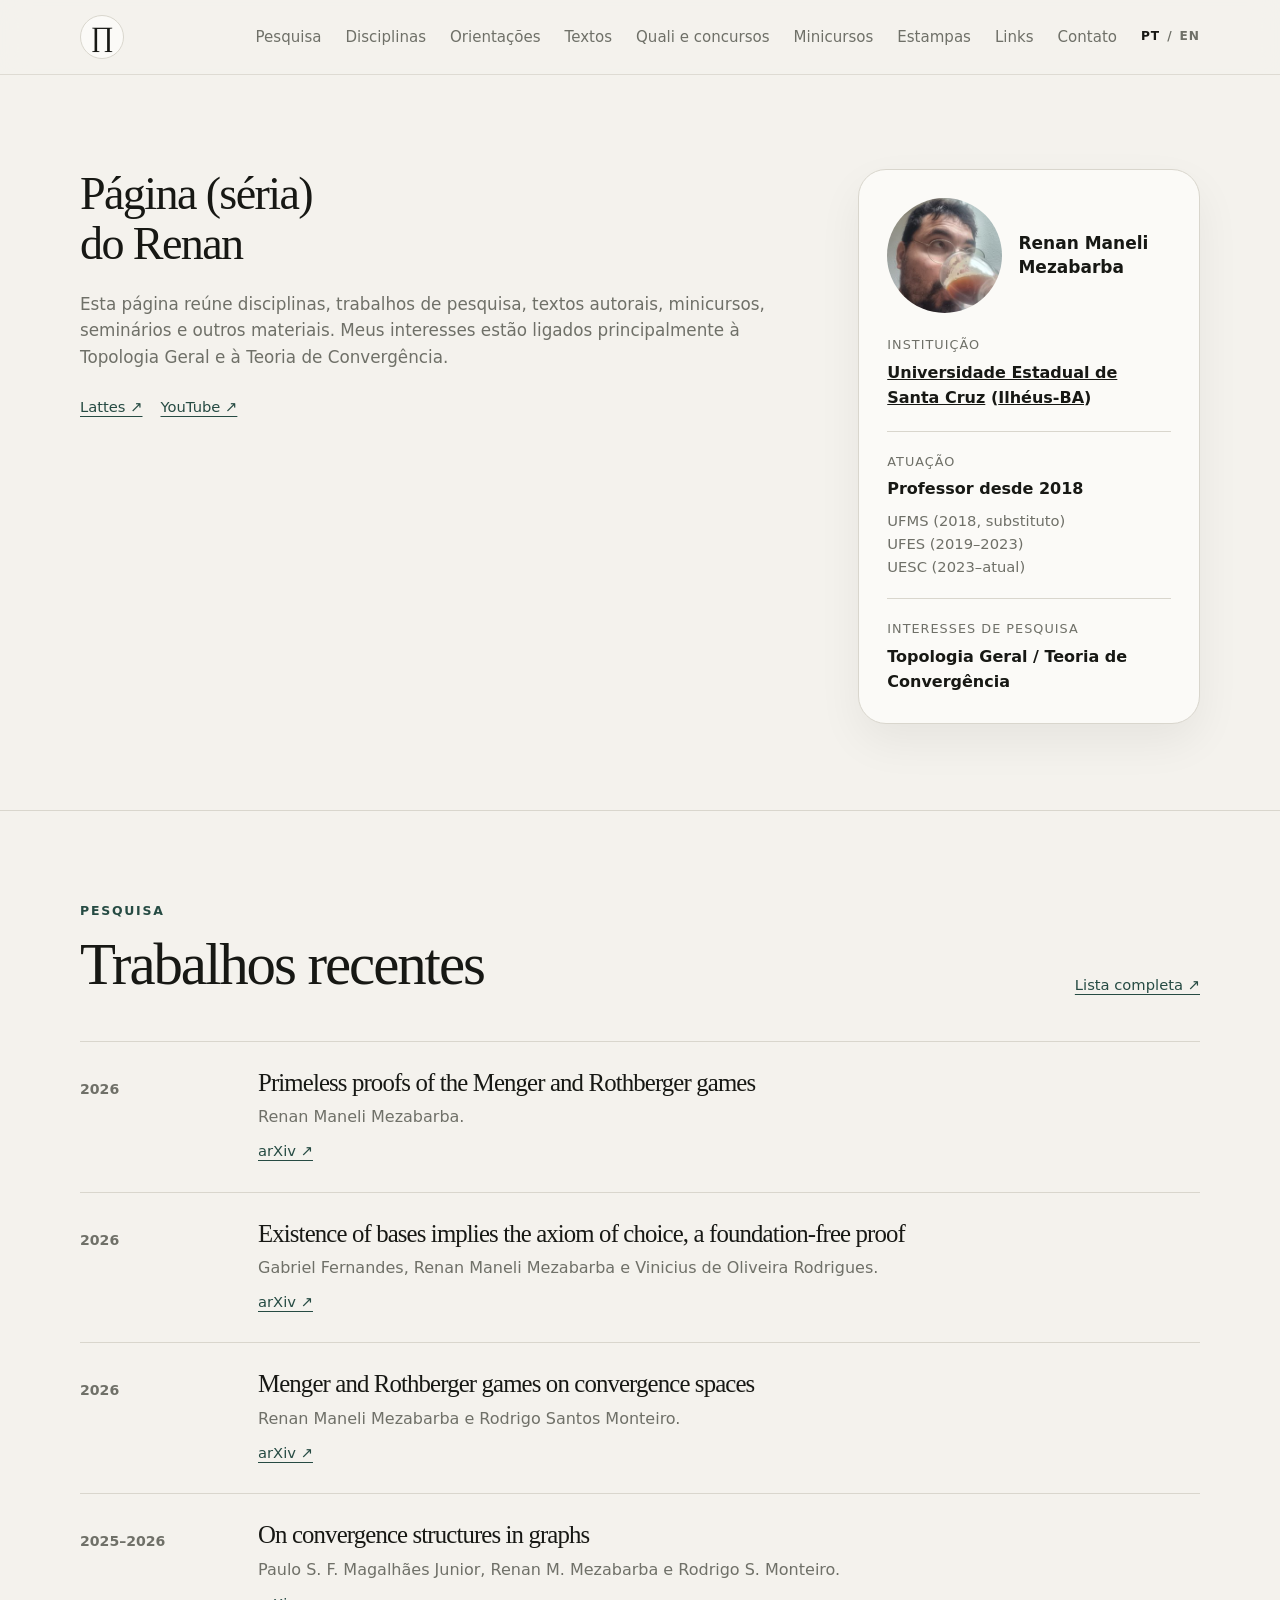
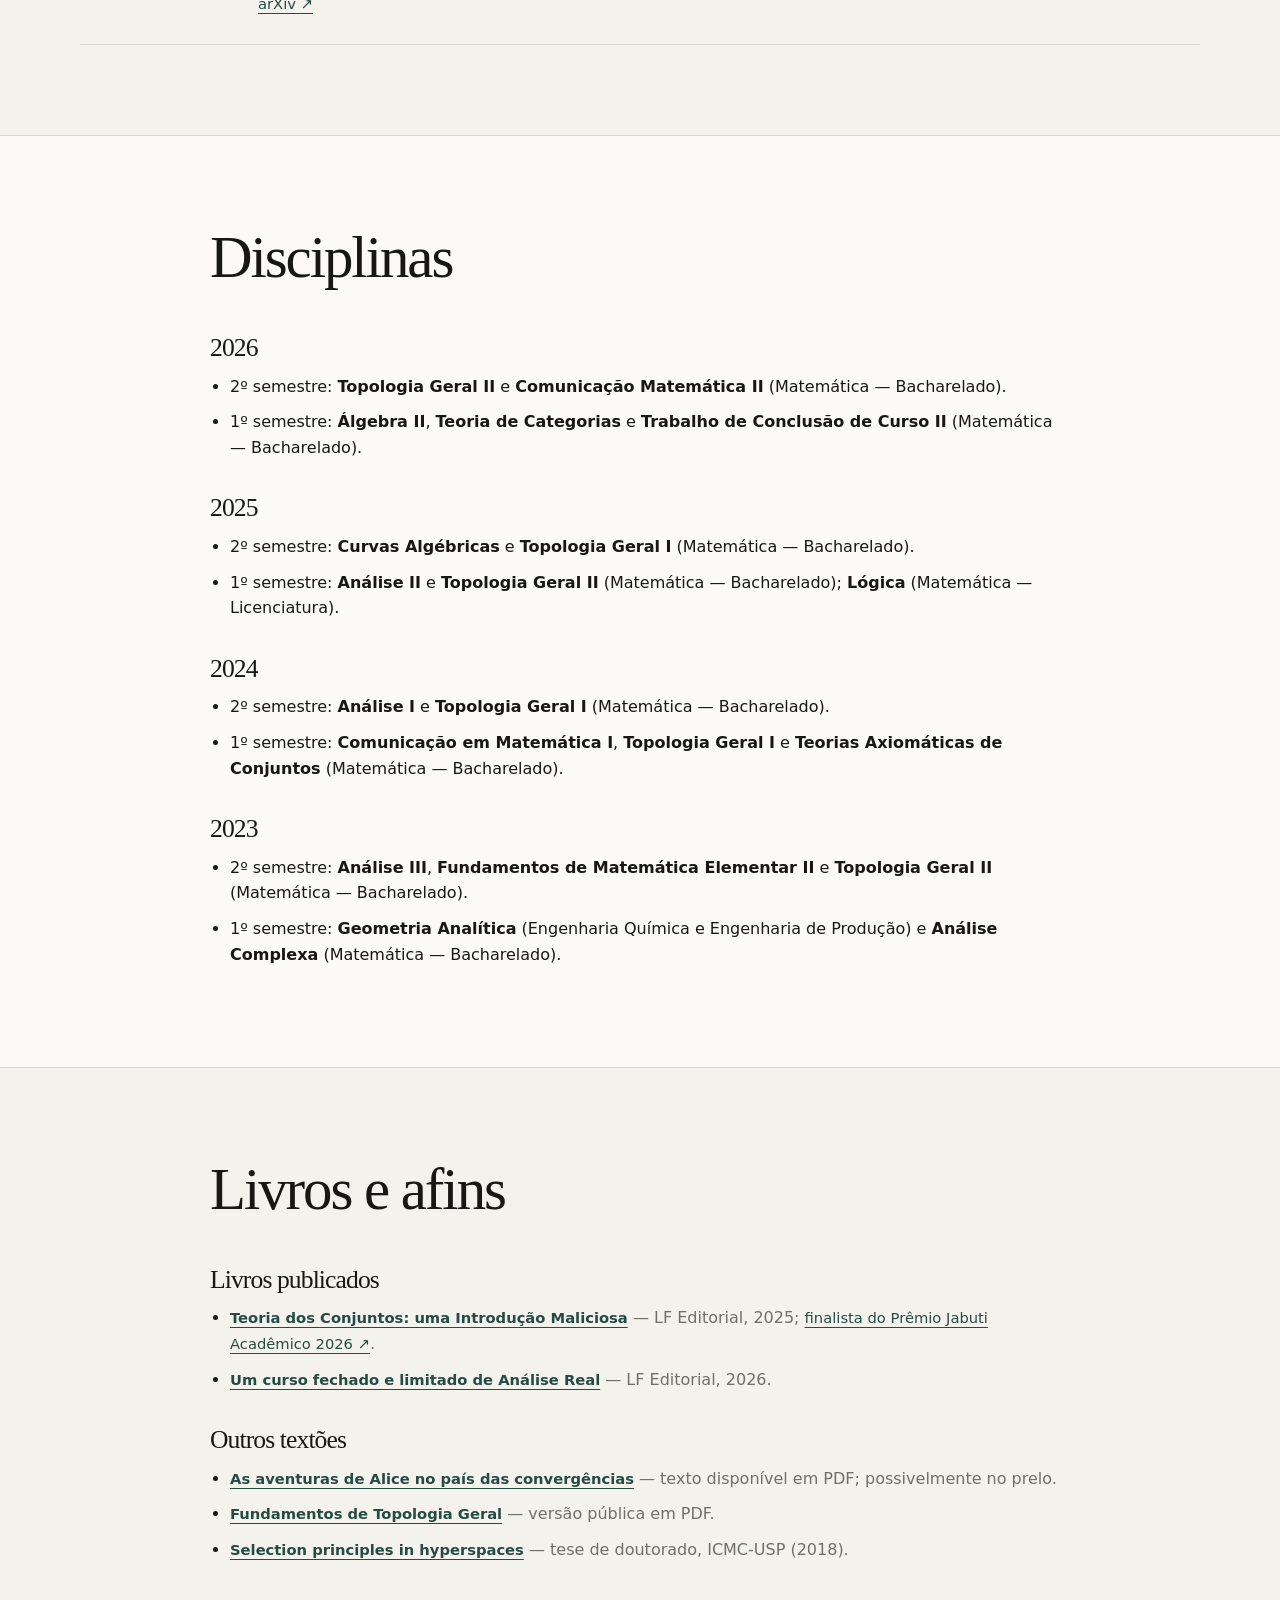
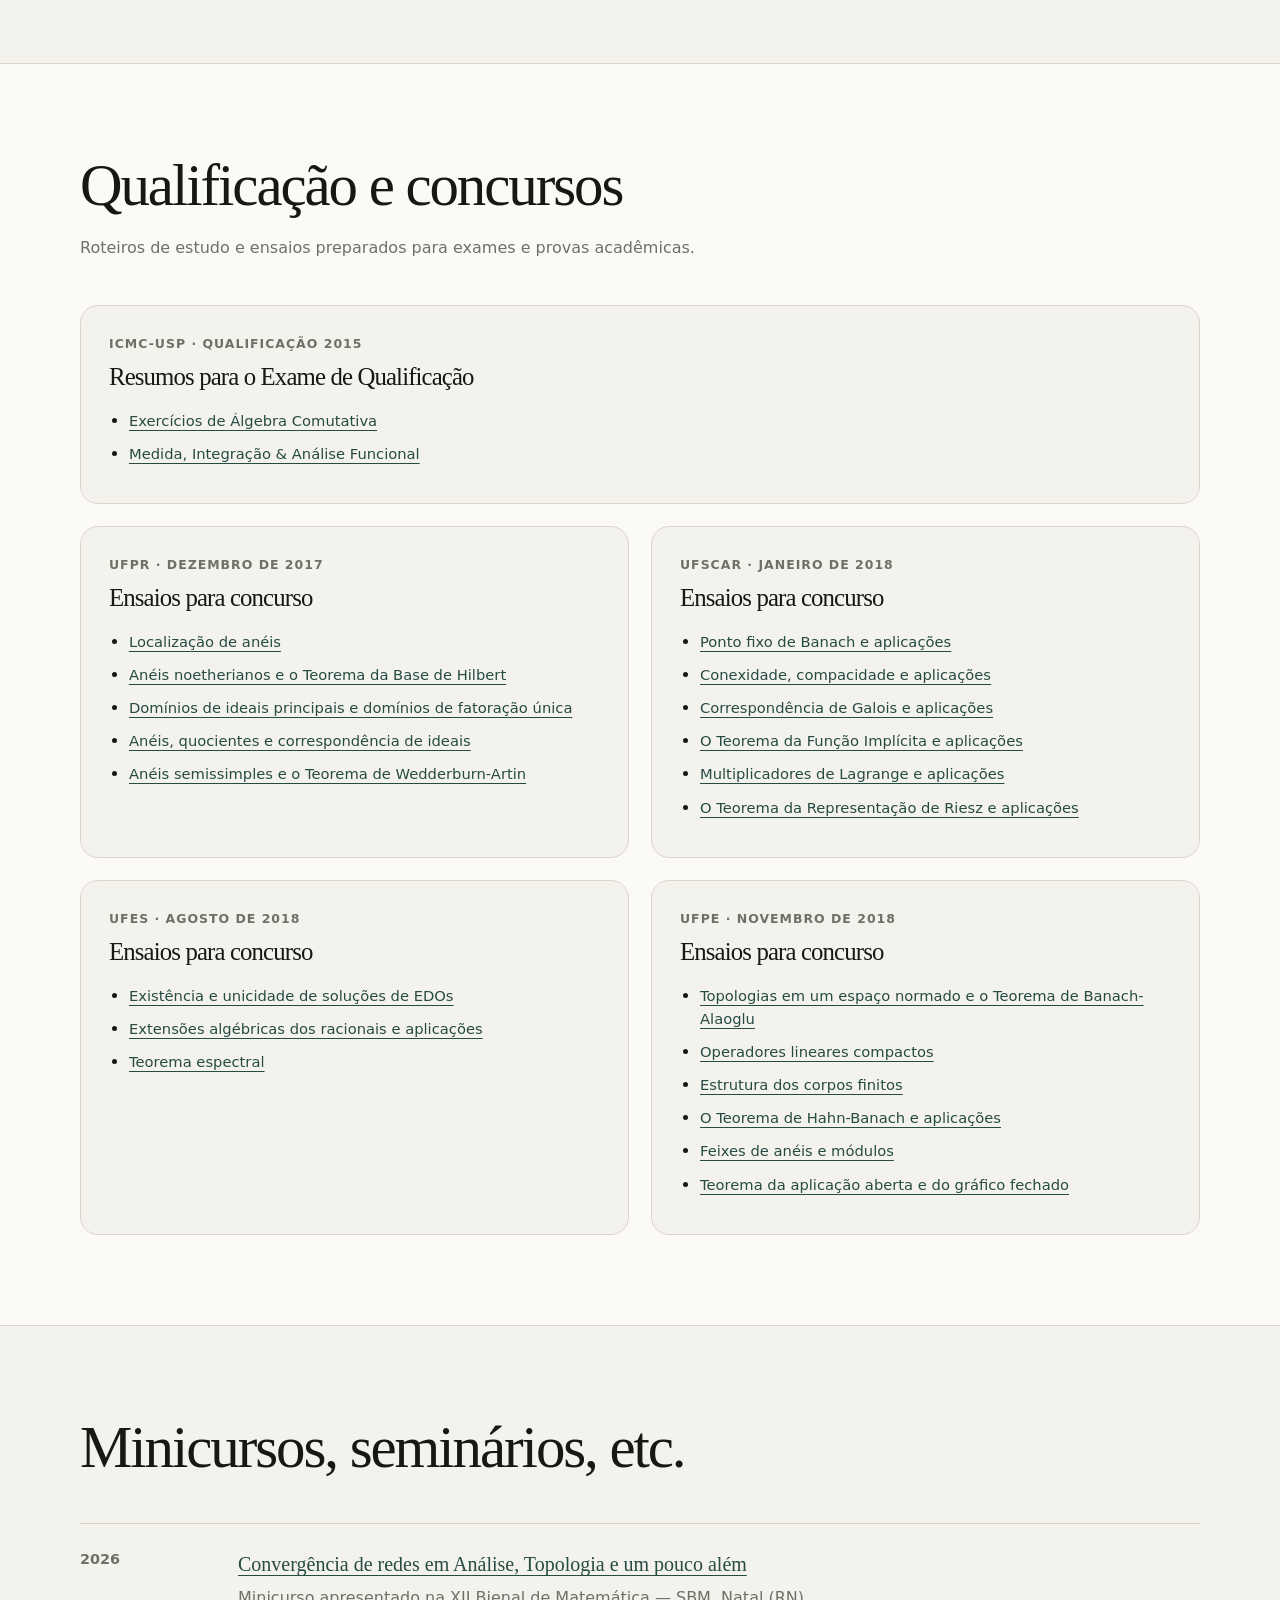
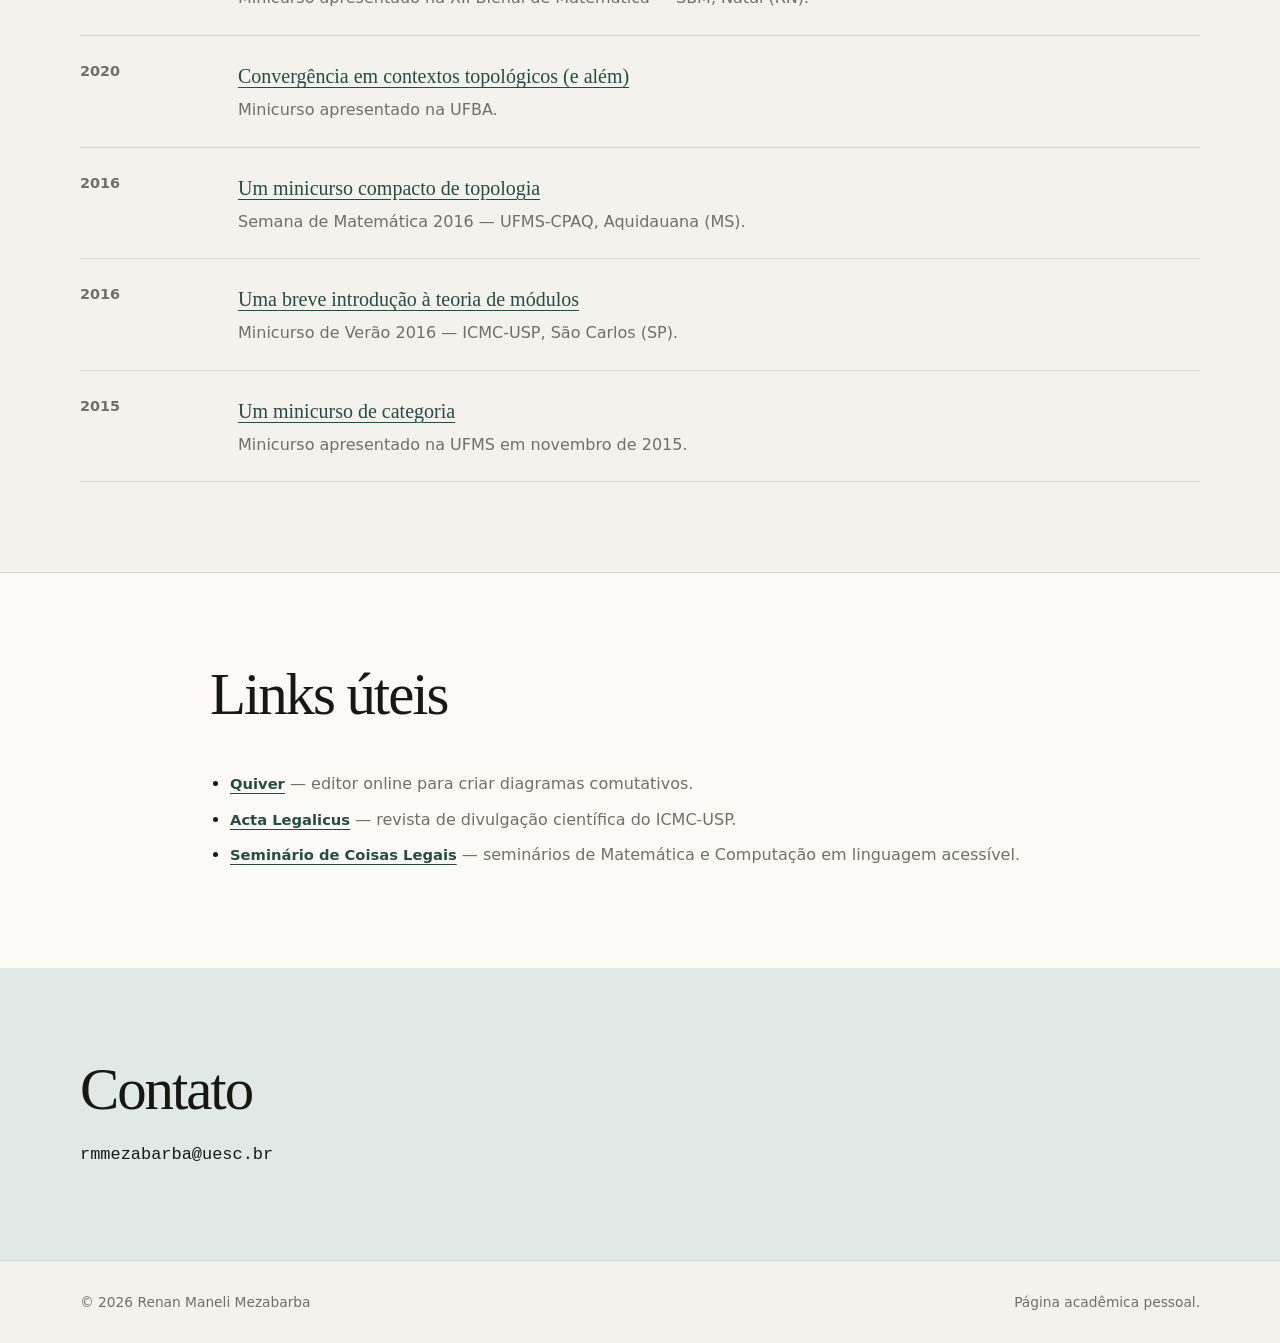
<file: index.html>
<!doctype html>
<html lang="pt-BR">
<head>
  <meta charset="utf-8">
  <meta name="viewport" content="width=device-width, initial-scale=1">
  <meta name="description" content="Página acadêmica de Renan Maneli Mezabarba — ensino, pesquisa, textos autorais, minicursos e outros materiais de Matemática.">
  <title>Página (séria) do Renan | Matemática</title>
  <link rel="alternate" hreflang="pt-BR" href="index.html">
  <link rel="alternate" hreflang="en" href="en.html">
  <link rel="stylesheet" href="styles.css">
  <script src="mobile-menu.js" defer></script>
  <link rel="icon" type="image/svg+xml" href="favicon.svg">
  <link rel="canonical" href="https://mezabarbarm.github.io/">
  <meta property="og:type" content="website">
  <meta property="og:site_name" content="Renan Maneli Mezabarba">
  <meta property="og:locale" content="pt_BR">
  <meta property="og:title" content="Página (séria) do Renan | Matemática">
  <meta property="og:description" content="Página acadêmica de Renan Maneli Mezabarba — ensino, pesquisa, textos autorais, minicursos e outros materiais de Matemática.">
  <meta property="og:url" content="https://mezabarbarm.github.io/">
  <meta property="og:image" content="https://mezabarbarm.github.io/renan-foto.jpg">
  <meta property="og:image:alt" content="Foto de Renan Maneli Mezabarba">
  <meta name="twitter:card" content="summary">
  <meta name="twitter:title" content="Página (séria) do Renan | Matemática">
  <meta name="twitter:description" content="Página acadêmica de Renan Maneli Mezabarba — ensino, pesquisa, textos autorais, minicursos e outros materiais de Matemática.">
  <meta name="twitter:image" content="https://mezabarbarm.github.io/renan-foto.jpg">
  <meta name="twitter:image:alt" content="Foto de Renan Maneli Mezabarba">
</head>
<body>
  <a class="skip-link" href="#main-content">Pular para o conteúdo</a>
  <header class="site-header">
    <div class="container header-inner">
      <a class="brand brand-product" href="index.html#inicio" aria-label="Ir para o início"><span aria-hidden="true">∏</span></a>
      <div class="header-actions">
        <nav class="nav" aria-label="Navegação principal">
          <a href="index.html#pesquisa">Pesquisa</a>
          <a href="index.html#ensino">Disciplinas</a>
          <a href="orientacoes.html">Orientações</a>
          <a href="index.html#materiais">Textos</a>
          <a href="index.html#qualificacao-concursos">Quali e concursos</a>
          <a href="index.html#minicursos">Minicursos</a>
          <a href="estampas.html">Estampas</a>
          <a href="index.html#links">Links</a>
          <a href="index.html#contato">Contato</a>
        </nav>
        <details class="mobile-menu">
          <summary aria-label="Abrir menu de navegação">Menu</summary>
          <nav class="mobile-nav" aria-label="Navegação móvel">
            <a href="index.html#pesquisa">Pesquisa</a>
            <a href="index.html#ensino">Disciplinas</a>
            <a href="orientacoes.html">Orientações</a>
            <a href="index.html#materiais">Textos</a>
            <a href="index.html#qualificacao-concursos">Quali e concursos</a>
            <a href="index.html#minicursos">Minicursos</a>
            <a href="estampas.html">Estampas</a>
            <a href="index.html#links">Links</a>
            <a href="index.html#contato">Contato</a>
          </nav>
        </details>
        <nav class="language-switch" aria-label="Idioma">
          <span aria-current="page">PT</span>
          <span aria-hidden="true">/</span>
          <a href="en.html" lang="en" hreflang="en" aria-label="English version">EN</a>
        </nav>
      </div>
    </div>
  </header>

  <main id="main-content" tabindex="-1">
    <section class="hero" id="inicio">
      <div class="container hero-grid">
        <div>
          <h1>Página (séria)<br>do Renan</h1>
          <p class="intro">
            Esta página reúne disciplinas, trabalhos de pesquisa, textos autorais,
            minicursos, seminários e outros materiais. Meus interesses estão ligados
            principalmente à Topologia Geral e à Teoria de Convergência.
          </p>
          <div class="social-links" aria-label="Links externos">
            <a href="http://lattes.cnpq.br/6964574819360293" target="_blank" rel="noreferrer">Lattes ↗</a>
            <a href="https://www.youtube.com/user/rmmezabarba" target="_blank" rel="noreferrer">YouTube ↗</a>
          </div>
        </div>

        <aside class="profile-card" aria-label="Resumo">
          <div class="profile-identity">
            <img class="profile-photo" src="renan-foto.jpg" alt="Foto de Renan Maneli Mezabarba" width="118" height="118">
            <p class="profile-name">Renan Maneli Mezabarba</p>
          </div>
          <div>
            <p class="profile-label">Instituição</p>
            <p class="profile-value"><a href="https://www.uesc.br/" target="_blank" rel="noreferrer">Universidade Estadual de Santa Cruz</a> (<a href="https://www.google.com/search?tbm=isch&amp;q=Ilh%C3%A9us+Bahia" target="_blank" rel="noreferrer">Ilhéus-BA</a>)</p>
          </div>
          <div class="profile-rule"></div>
          <div>
            <p class="profile-label">Atuação</p>
            <p class="profile-value">Professor desde 2018</p>
            <p class="profile-detail">
              UFMS (2018, substituto)<br>
              UFES (2019–2023)<br>
              UESC (2023–atual)
            </p>
          </div>
          <div class="profile-rule"></div>
          <div>
            <p class="profile-label">Interesses de pesquisa</p>
            <p class="profile-value">Topologia Geral / Teoria de Convergência</p>
          </div>
        </aside>
      </div>
    </section>

    <section class="section" id="pesquisa">
      <div class="container">
        <div class="section-heading">
          <div>
            <p class="eyebrow">Pesquisa</p>
            <h2>Trabalhos recentes</h2>
          </div>
          <a class="text-link" href="pesquisa.html">Lista completa ↗</a>
        </div>

        <div class="publication-list">
          <article class="publication">
            <p class="publication-year">2026</p>
            <div>
              <h3>Primeless proofs of the Menger and Rothberger games</h3>
              <p>Renan Maneli Mezabarba.</p>
              <a href="https://arxiv.org/abs/2609.28780" target="_blank" rel="noopener noreferrer">arXiv ↗</a>
            </div>
          </article>

          <article class="publication">
            <p class="publication-year">2026</p>
            <div>
              <h3>Existence of bases implies the axiom of choice, a foundation-free proof</h3>
              <p>Gabriel Fernandes, Renan Maneli Mezabarba e Vinicius de Oliveira Rodrigues.</p>
              <a href="https://arxiv.org/abs/2609.20140" target="_blank" rel="noopener noreferrer">arXiv ↗</a>
            </div>
          </article>

          <article class="publication">
            <p class="publication-year">2026</p>
            <div>
              <h3>Menger and Rothberger games on convergence spaces</h3>
              <p>Renan Maneli Mezabarba e Rodrigo Santos Monteiro.</p>
              <a href="https://arxiv.org/abs/2608.22600" target="_blank" rel="noreferrer">arXiv ↗</a>
            </div>
          </article>

          <article class="publication">
            <p class="publication-year">2025–2026</p>
            <div>
              <h3>On convergence structures in graphs</h3>
              <p>Paulo S. F. Magalhães Junior, Renan M. Mezabarba e Rodrigo S. Monteiro.</p>
              <a href="https://arxiv.org/abs/2510.06336" target="_blank" rel="noreferrer">arXiv ↗</a>
            </div>
          </article>
        </div>
      </div>
    </section>

    <section class="section alt" id="ensino">
      <div class="container narrow">
        <div class="section-heading section-heading-single">
          <div>
            <h2>Disciplinas</h2>
          </div>
        </div>

        <div class="year-block">
          <h3>2026</h3>
          <ul class="bullet-list">
            <li>2º semestre: <strong>Topologia Geral II</strong> e <strong>Comunicação Matemática II</strong> (Matemática — Bacharelado).</li>
            <li>1º semestre: <strong>Álgebra II</strong>, <strong>Teoria de Categorias</strong> e <strong>Trabalho de Conclusão de Curso II</strong> (Matemática — Bacharelado).</li>
          </ul>
        </div>

        <div class="year-block">
          <h3>2025</h3>
          <ul class="bullet-list">
            <li>2º semestre: <strong>Curvas Algébricas</strong> e <strong>Topologia Geral I</strong> (Matemática — Bacharelado).</li>
            <li>1º semestre: <strong>Análise II</strong> e <strong>Topologia Geral II</strong> (Matemática — Bacharelado); <strong>Lógica</strong> (Matemática — Licenciatura).</li>
          </ul>
        </div>

        <div class="year-block">
          <h3>2024</h3>
          <ul class="bullet-list">
            <li>2º semestre: <strong>Análise I</strong> e <strong>Topologia Geral I</strong> (Matemática — Bacharelado).</li>
            <li>1º semestre: <strong>Comunicação em Matemática I</strong>, <strong>Topologia Geral I</strong> e <strong>Teorias Axiomáticas de Conjuntos</strong> (Matemática — Bacharelado).</li>
          </ul>
        </div>

        <div class="year-block">
          <h3>2023</h3>
          <ul class="bullet-list">
            <li>2º semestre: <strong>Análise III</strong>, <strong>Fundamentos de Matemática Elementar II</strong> e <strong>Topologia Geral II</strong> (Matemática — Bacharelado).</li>
            <li>1º semestre: <strong>Geometria Analítica</strong> (Engenharia Química e Engenharia de Produção) e <strong>Análise Complexa</strong> (Matemática — Bacharelado).</li>
          </ul>
        </div>
      </div>
    </section>

    <section class="section" id="materiais">
      <div class="container narrow">
        <div class="section-heading section-heading-single">
          <div>
            <h2>Livros e afins</h2>
          </div>
        </div>

        <div class="resource-group">
          <h3>Livros publicados</h3>
          <ul class="resource-list">
            <li>
              <a href="https://lfeditorial.com.br/produto/teoria-dos-conjuntos-uma-introducao-maliciosa-textuniversitarios-26/" target="_blank" rel="noreferrer"><strong>Teoria dos Conjuntos: uma Introdução Maliciosa</strong></a>
              <span> — LF Editorial, 2025; <a href="https://www.premiojabuti.com.br/academico/5-finalistas-academico/?eixo=561a81b4-e678-ee11-8179-002248de66c1&amp;categoria=e016c83b-dd9d-ee11-a569-0022483606e7" target="_blank" rel="noreferrer">finalista do Prêmio Jabuti Acadêmico 2026 ↗</a>.</span>
            </li>
            <li>
              <a href="https://lfeditorial.com.br/produto/um-curso-fechado-e-limitado-de-analise-real-textuniversitarios-44/" target="_blank" rel="noopener noreferrer"><strong>Um curso fechado e limitado de Análise Real</strong></a>
              <span> — LF Editorial, 2026.</span>
            </li>
          </ul>
        </div>

        <div class="resource-group">
          <h3>Outros textões</h3>
          <ul class="resource-list">
            <li>
              <a href="https://raw.githack.com/mezabarbarm/Fund_Top_Geral/main/AliceBook.pdf" target="_blank" rel="noopener noreferrer"><strong>As aventuras de Alice no país das convergências</strong></a>
              <span> — texto disponível em PDF; possivelmente no prelo.</span>
            </li>
            <li>
              <a href="https://cdn.jsdelivr.net/gh/mezabarbarm/Fund_Top_Geral@main/Curso.pdf" target="_blank" rel="noopener noreferrer"><strong>Fundamentos de Topologia Geral</strong></a>
              <span> — versão pública em PDF.</span>
            </li>
            <li>
              <a href="https://teses.usp.br/teses/disponiveis/55/55135/tde-10102018-144937/publico/RenanManeliMezabarba_revisada.pdf" target="_blank" rel="noopener noreferrer"><strong>Selection principles in hyperspaces</strong></a>
              <span> — tese de doutorado, ICMC-USP (2018).</span>
            </li>
          </ul>
        </div>
      </div>
    </section>

    <section class="section alt" id="qualificacao-concursos">
      <div class="container">
        <div class="section-heading section-heading-single">
          <div>
            <h2>Qualificação e concursos</h2>
            <p class="section-description">Roteiros de estudo e ensaios preparados para exames e provas acadêmicas.</p>
          </div>
        </div>

        <div class="text-card-grid">
          <article class="text-card text-card-wide">
            <p class="text-card-kicker">ICMC-USP · Qualificação 2015</p>
            <h3>Resumos para o Exame de Qualificação</h3>
            <ul class="resource-list">
              <li><a href="pdfs/quali-concursos/quali-2015-algebra-comutativa.pdf" target="_blank" rel="noopener noreferrer">Exercícios de Álgebra Comutativa</a></li>
              <li><a href="pdfs/quali-concursos/quali-2015-medida-e-analise.pdf" target="_blank" rel="noopener noreferrer">Medida, Integração &amp; Análise Funcional</a></li>
            </ul>
          </article>

          <article class="text-card">
            <p class="text-card-kicker">UFPR · dezembro de 2017</p>
            <h3>Ensaios para concurso</h3>
            <ul class="resource-list">
              <li><a href="pdfs/quali-concursos/ufpr-2017-localizacao.pdf" target="_blank" rel="noopener noreferrer">Localização de anéis</a></li>
              <li><a href="pdfs/quali-concursos/ufpr-2017-aneis-modulos-noetherianos.pdf" target="_blank" rel="noopener noreferrer">Anéis noetherianos e o Teorema da Base de Hilbert</a></li>
              <li><a href="pdfs/quali-concursos/ufpr-2017-pid-ufd.pdf" target="_blank" rel="noopener noreferrer">Domínios de ideais principais e domínios de fatoração única</a></li>
              <li><a href="pdfs/quali-concursos/ufpr-2017-aneis-ideais.pdf" target="_blank" rel="noopener noreferrer">Anéis, quocientes e correspondência de ideais</a></li>
              <li><a href="pdfs/quali-concursos/ufpr-2017-wedderburn-artin.pdf" target="_blank" rel="noopener noreferrer">Anéis semissimples e o Teorema de Wedderburn-Artin</a></li>
            </ul>
          </article>

          <article class="text-card">
            <p class="text-card-kicker">UFSCar · janeiro de 2018</p>
            <h3>Ensaios para concurso</h3>
            <ul class="resource-list">
              <li><a href="pdfs/quali-concursos/ufscar-2018-ponto-fixo-banach.pdf" target="_blank" rel="noopener noreferrer">Ponto fixo de Banach e aplicações</a></li>
              <li><a href="pdfs/quali-concursos/ufscar-2018-compacidade-conexidade.pdf" target="_blank" rel="noopener noreferrer">Conexidade, compacidade e aplicações</a></li>
              <li><a href="pdfs/quali-concursos/ufscar-2018-correspondencia-galois.pdf" target="_blank" rel="noopener noreferrer">Correspondência de Galois e aplicações</a></li>
              <li><a href="pdfs/quali-concursos/ufscar-2018-funcao-implicita.pdf" target="_blank" rel="noopener noreferrer">O Teorema da Função Implícita e aplicações</a></li>
              <li><a href="pdfs/quali-concursos/ufscar-2018-multiplicadores-lagrange.pdf" target="_blank" rel="noopener noreferrer">Multiplicadores de Lagrange e aplicações</a></li>
              <li><a href="pdfs/quali-concursos/ufscar-2018-representacao-riesz.pdf" target="_blank" rel="noopener noreferrer">O Teorema da Representação de Riesz e aplicações</a></li>
            </ul>
          </article>

          <article class="text-card">
            <p class="text-card-kicker">UFES · agosto de 2018</p>
            <h3>Ensaios para concurso</h3>
            <ul class="resource-list">
              <li><a href="pdfs/quali-concursos/ufes-2018-existencia-solucao-edos.pdf" target="_blank" rel="noopener noreferrer">Existência e unicidade de soluções de EDOs</a></li>
              <li><a href="pdfs/quali-concursos/ufes-2018-extensoes-algebricas-racionais.pdf" target="_blank" rel="noopener noreferrer">Extensões algébricas dos racionais e aplicações</a></li>
              <li><a href="pdfs/quali-concursos/ufes-2018-teorema-espectral.pdf" target="_blank" rel="noopener noreferrer">Teorema espectral</a></li>
            </ul>
          </article>

          <article class="text-card">
            <p class="text-card-kicker">UFPE · novembro de 2018</p>
            <h3>Ensaios para concurso</h3>
            <ul class="resource-list">
              <li><a href="pdfs/quali-concursos/ufpe-2018-banach-alaoglu.pdf" target="_blank" rel="noopener noreferrer">Topologias em um espaço normado e o Teorema de Banach-Alaoglu</a></li>
              <li><a href="pdfs/quali-concursos/ufpe-2018-operadores-lineares-compactos.pdf" target="_blank" rel="noopener noreferrer">Operadores lineares compactos</a></li>
              <li><a href="pdfs/quali-concursos/ufpe-2018-corpos-finitos.pdf" target="_blank" rel="noopener noreferrer">Estrutura dos corpos finitos</a></li>
              <li><a href="pdfs/quali-concursos/ufpe-2018-hahn-banach.pdf" target="_blank" rel="noopener noreferrer">O Teorema de Hahn-Banach e aplicações</a></li>
              <li><a href="pdfs/quali-concursos/ufpe-2018-feixes-aneis-modulos.pdf" target="_blank" rel="noopener noreferrer">Feixes de anéis e módulos</a></li>
              <li><a href="pdfs/quali-concursos/ufpe-2018-aplicacao-aberta-grafico-fechado.pdf" target="_blank" rel="noopener noreferrer">Teorema da aplicação aberta e do gráfico fechado</a></li>
            </ul>
          </article>
        </div>
      </div>
    </section>

    <section class="section" id="minicursos">
      <div class="container">
        <div class="section-heading section-heading-single">
          <div>
            <h2>Minicursos, seminários, etc.</h2>
          </div>
        </div>

        <div class="timeline">
          <div class="timeline-item">
            <span>2026</span>
            <div>
              <a href="https://cdn.jsdelivr.net/gh/mezabarbarm/Fund_Top_Geral@main/Bienal2026_corrigido.pdf" target="_blank" rel="noopener noreferrer"><strong>Convergência de redes em Análise, Topologia e um pouco além</strong></a>
              <p>Minicurso apresentado na XII Bienal de Matemática — SBM, Natal (RN).</p>
            </div>
          </div>
          <div class="timeline-item">
            <span>2020</span>
            <div>
              <a href="Provis%C3%B3rio-Sitge/Converg%C3%AAncia_UFBA_2020.pdf" target="_blank" rel="noopener noreferrer"><strong>Convergência em contextos topológicos (e além)</strong></a>
              <p>Minicurso apresentado na UFBA.</p>
            </div>
          </div>
          <div class="timeline-item">
            <span>2016</span>
            <div>
              <a href="Provis%C3%B3rio-Sitge/Minicurso%20de%20Topologia%20%28UFMS-2016%29.pdf" target="_blank" rel="noopener noreferrer"><strong>Um minicurso compacto de topologia</strong></a>
              <p>Semana de Matemática 2016 — UFMS-CPAQ, Aquidauana (MS).</p>
            </div>
          </div>
          <div class="timeline-item">
            <span>2016</span>
            <div>
              <a href="Provis%C3%B3rio-Sitge/M%C3%B3dulos_VeraoICMC2016.pdf" target="_blank" rel="noopener noreferrer"><strong>Uma breve introdução à teoria de módulos</strong></a>
              <p>Minicurso de Verão 2016 — ICMC-USP, São Carlos (SP).</p>
            </div>
          </div>
          <div class="timeline-item">
            <span>2015</span>
            <div>
              <a href="Provis%C3%B3rio-Sitge/Categorias_UFMS_2015.pdf" target="_blank" rel="noopener noreferrer"><strong>Um minicurso de categoria</strong></a>
              <p>Minicurso apresentado na UFMS em novembro de 2015.</p>
            </div>
          </div>
        </div>
      </div>
    </section>

    <section class="section alt" id="links">
      <div class="container narrow">
        <div class="section-heading section-heading-single">
          <div>
            <h2>Links úteis</h2>
          </div>
        </div>

        <ul class="resource-list">
          <li>
            <a href="https://q.uiver.app/" target="_blank" rel="noopener noreferrer"><strong>Quiver</strong></a>
            <span> — editor online para criar diagramas comutativos.</span>
          </li>
          <li>
            <a href="https://www.cemeai.icmc.usp.br/actalegalicus/" target="_blank" rel="noopener noreferrer"><strong>Acta Legalicus</strong></a>
            <span> — revista de divulgação científica do ICMC-USP.</span>
          </li>
          <li>
            <a href="https://sites.google.com/icmc.usp.br/legal" target="_blank" rel="noopener noreferrer"><strong>Seminário de Coisas Legais</strong></a>
            <span> — seminários de Matemática e Computação em linguagem acessível.</span>
          </li>
        </ul>
      </div>
    </section>

    <section class="contact" id="contato">
      <div class="container contact-inner simple-contact">
        <div>
          <h2>Contato</h2>
          <p class="contact-copyable">rmmezabarba@uesc.br</p>
        </div>
      </div>
    </section>
  </main>

  <footer class="footer">
    <div class="container footer-inner">
      <p>© 2026 Renan Maneli Mezabarba</p>
      <p>Página acadêmica pessoal.</p>
    </div>
  </footer>
</body>
</html>
</file>
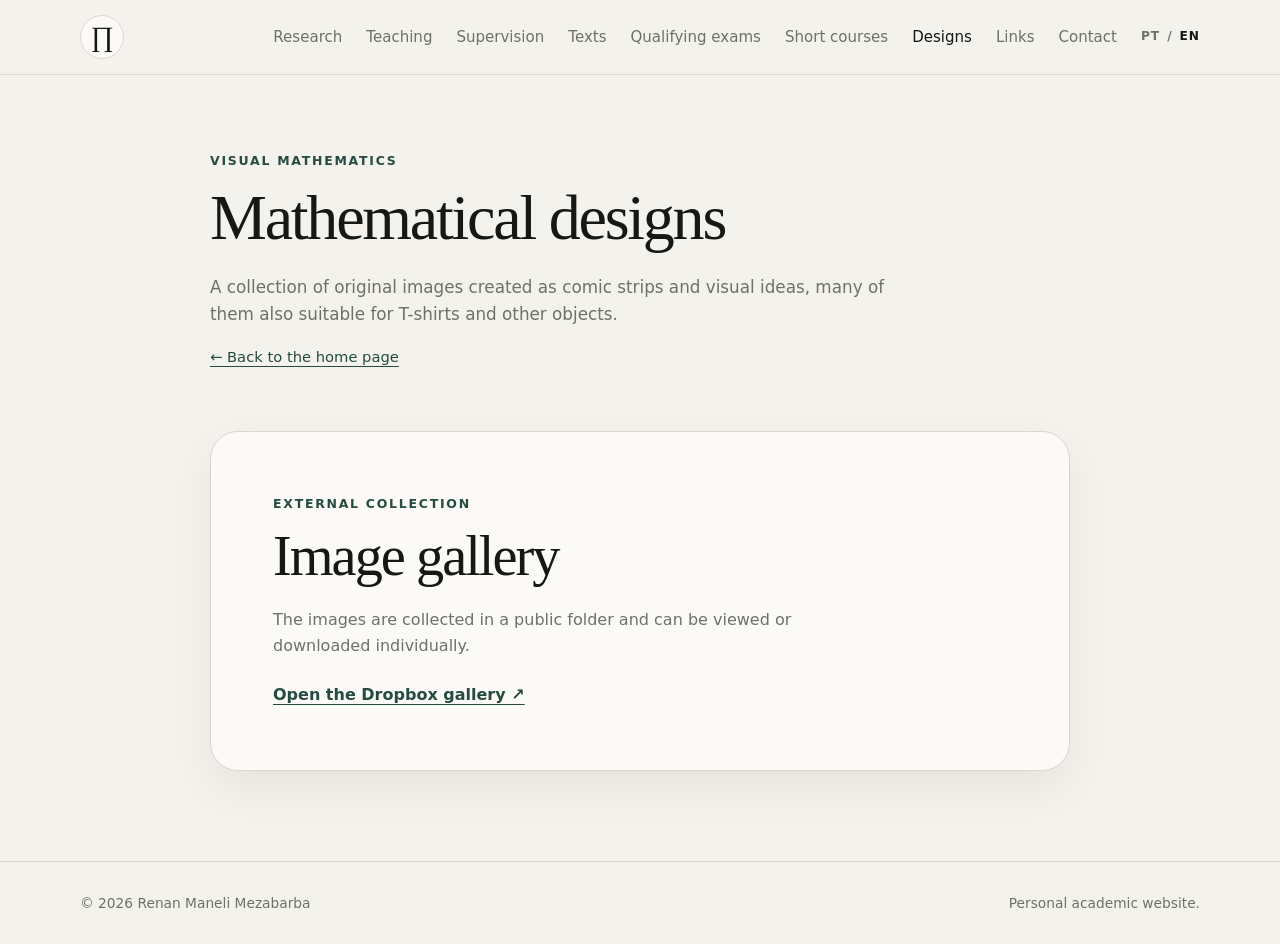
<file: designs.html>
<!doctype html>
<html lang="en">
<head>
  <meta charset="utf-8">
  <meta name="viewport" content="width=device-width, initial-scale=1">
  <meta name="description" content="Gallery of mathematical images created by Renan Maneli Mezabarba for T-shirts, comic strips, and other uses.">
  <title>Mathematical designs | Renan Maneli Mezabarba</title>
  <link rel="alternate" hreflang="pt-BR" href="estampas.html">
  <link rel="alternate" hreflang="en" href="designs.html">
  <link rel="stylesheet" href="styles.css">
  <script src="mobile-menu.js" defer></script>
  <link rel="icon" type="image/svg+xml" href="favicon.svg">
  <link rel="canonical" href="https://mezabarbarm.github.io/designs.html">
  <meta property="og:type" content="website">
  <meta property="og:site_name" content="Renan Maneli Mezabarba">
  <meta property="og:locale" content="en_US">
  <meta property="og:title" content="Mathematical designs | Renan Maneli Mezabarba">
  <meta property="og:description" content="Gallery of mathematical images created by Renan Maneli Mezabarba for T-shirts, comic strips, and other uses.">
  <meta property="og:url" content="https://mezabarbarm.github.io/designs.html">
  <meta property="og:image" content="https://mezabarbarm.github.io/renan-foto.jpg">
  <meta property="og:image:alt" content="Photograph of Renan Maneli Mezabarba">
  <meta name="twitter:card" content="summary">
  <meta name="twitter:title" content="Mathematical designs | Renan Maneli Mezabarba">
  <meta name="twitter:description" content="Gallery of mathematical images created by Renan Maneli Mezabarba for T-shirts, comic strips, and other uses.">
  <meta name="twitter:image" content="https://mezabarbarm.github.io/renan-foto.jpg">
  <meta name="twitter:image:alt" content="Photograph of Renan Maneli Mezabarba">
</head>
<body>
  <a class="skip-link" href="#main-content">Skip to content</a>
  <header class="site-header">
    <div class="container header-inner">
      <a class="brand brand-product" href="en.html" aria-label="Back to the home page"><span aria-hidden="true">∏</span></a>
      <div class="header-actions">
        <nav class="nav" aria-label="Main navigation">
          <a href="en.html#research">Research</a>
          <a href="en.html#teaching">Teaching</a>
          <a href="supervised-works.html">Supervision</a>
          <a href="en.html#texts">Texts</a>
          <a href="en.html#qualifying-exams">Qualifying exams</a>
          <a href="en.html#short-courses">Short courses</a>
          <a href="designs.html" aria-current="page">Designs</a>
          <a href="en.html#useful-links">Links</a>
          <a href="en.html#contact">Contact</a>
        </nav>
        <details class="mobile-menu">
          <summary aria-label="Open navigation menu">Menu</summary>
          <nav class="mobile-nav" aria-label="Mobile navigation">
            <a href="en.html#research">Research</a>
            <a href="en.html#teaching">Teaching</a>
            <a href="supervised-works.html">Supervision</a>
            <a href="en.html#texts">Texts</a>
            <a href="en.html#qualifying-exams">Qualifying exams</a>
            <a href="en.html#short-courses">Short courses</a>
            <a href="designs.html" aria-current="page">Designs</a>
            <a href="en.html#useful-links">Links</a>
            <a href="en.html#contact">Contact</a>
          </nav>
        </details>
        <nav class="language-switch" aria-label="Language">
          <a href="estampas.html" lang="pt-BR" hreflang="pt-BR" aria-label="Versão em português">PT</a>
          <span aria-hidden="true">/</span>
          <span aria-current="page">EN</span>
        </nav>
      </div>
    </div>
  </header>

  <main id="main-content" tabindex="-1">
    <section class="page-intro">
      <div class="container narrow">
        <p class="eyebrow">Visual mathematics</p>
        <h1 class="page-title">Mathematical designs</h1>
        <p class="intro">A collection of original images created as comic strips and visual ideas, many of them also suitable for T-shirts and other objects.</p>
        <p><a class="text-link" href="en.html">← Back to the home page</a></p>
      </div>
    </section>

    <section class="section page-section no-border">
      <div class="container narrow">
        <div class="gallery-card">
          <p class="eyebrow">External collection</p>
          <h2>Image gallery</h2>
          <p>The images are collected in a public folder and can be viewed or downloaded individually.</p>
          <a class="gallery-link" href="https://www.dropbox.com/sh/jseoao5sw3xsg1g/AACh_lq6Qwbb_pf5bFdsOE8Ja?dl=0" target="_blank" rel="noopener noreferrer">Open the Dropbox gallery ↗</a>
        </div>
      </div>
    </section>
  </main>

  <footer class="footer">
    <div class="container footer-inner">
      <p>© 2026 Renan Maneli Mezabarba</p>
      <p>Personal academic website.</p>
    </div>
  </footer>
</body>
</html>
</file>
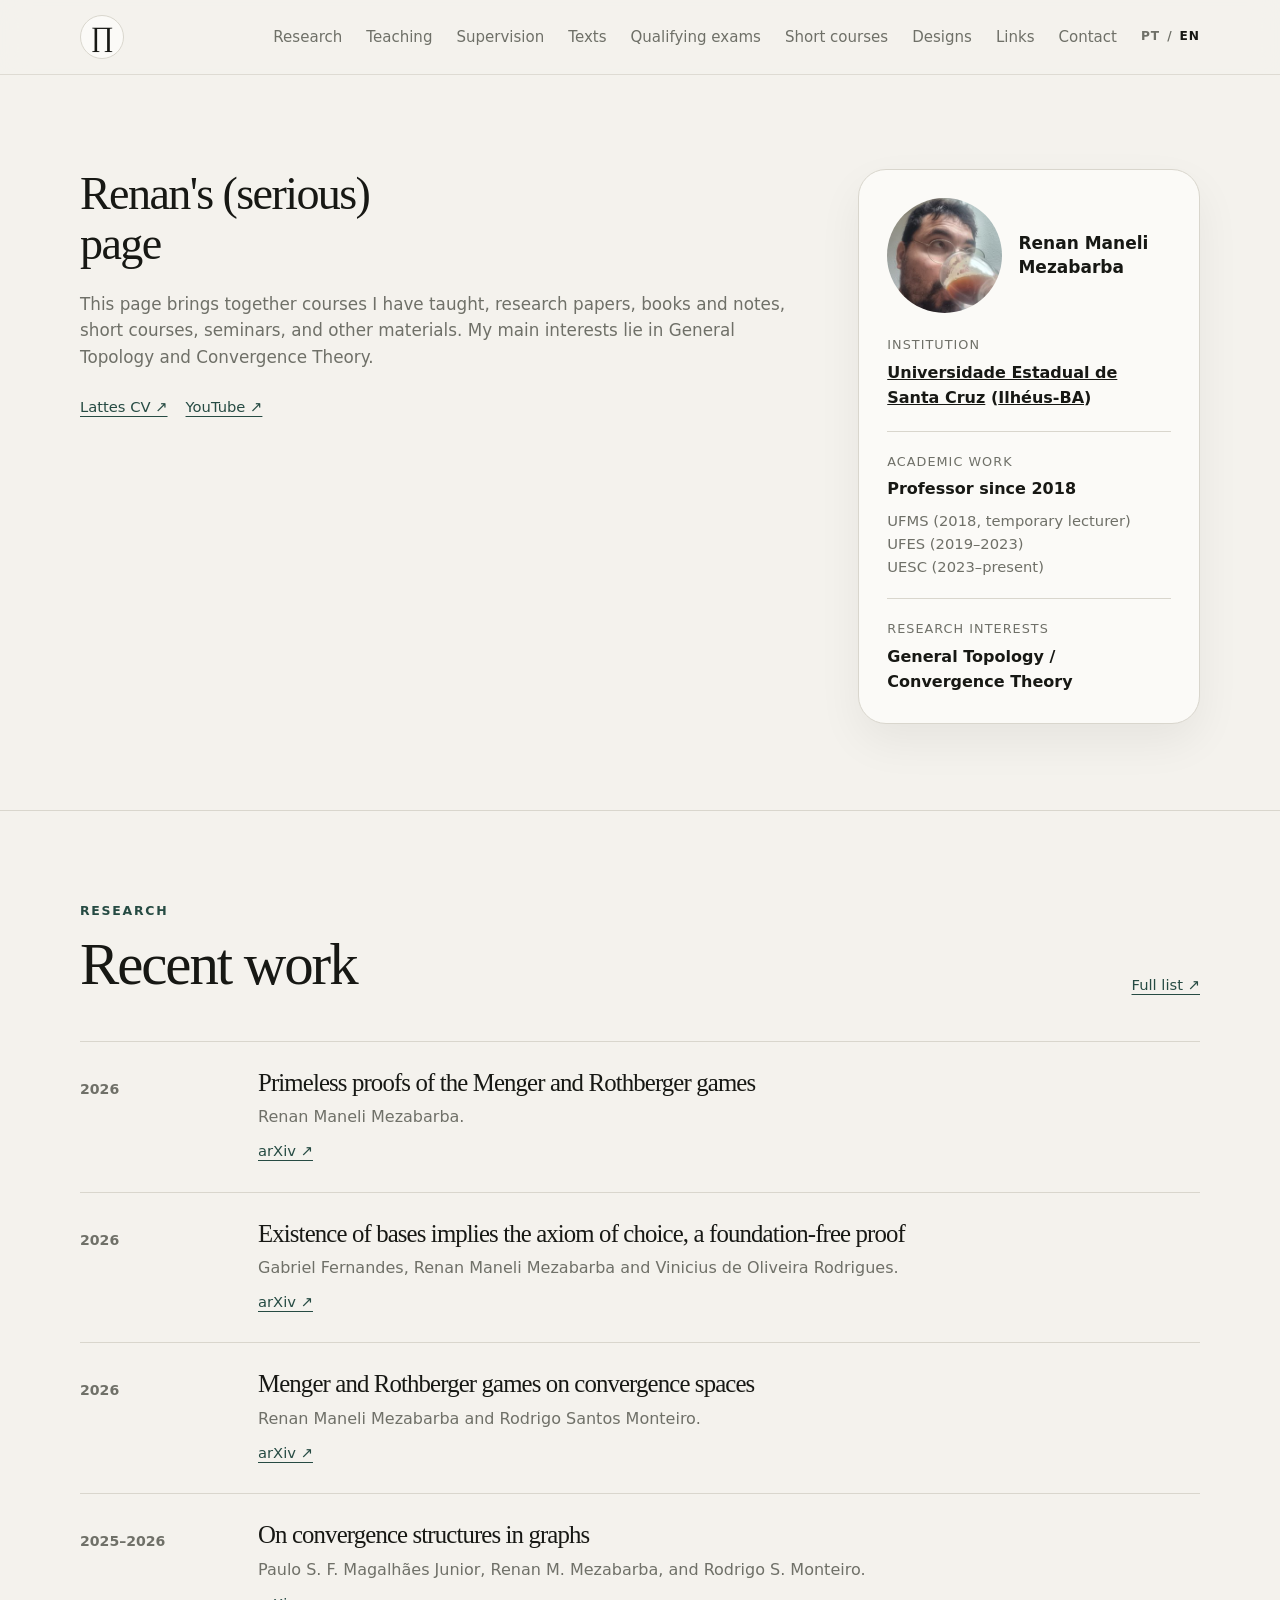
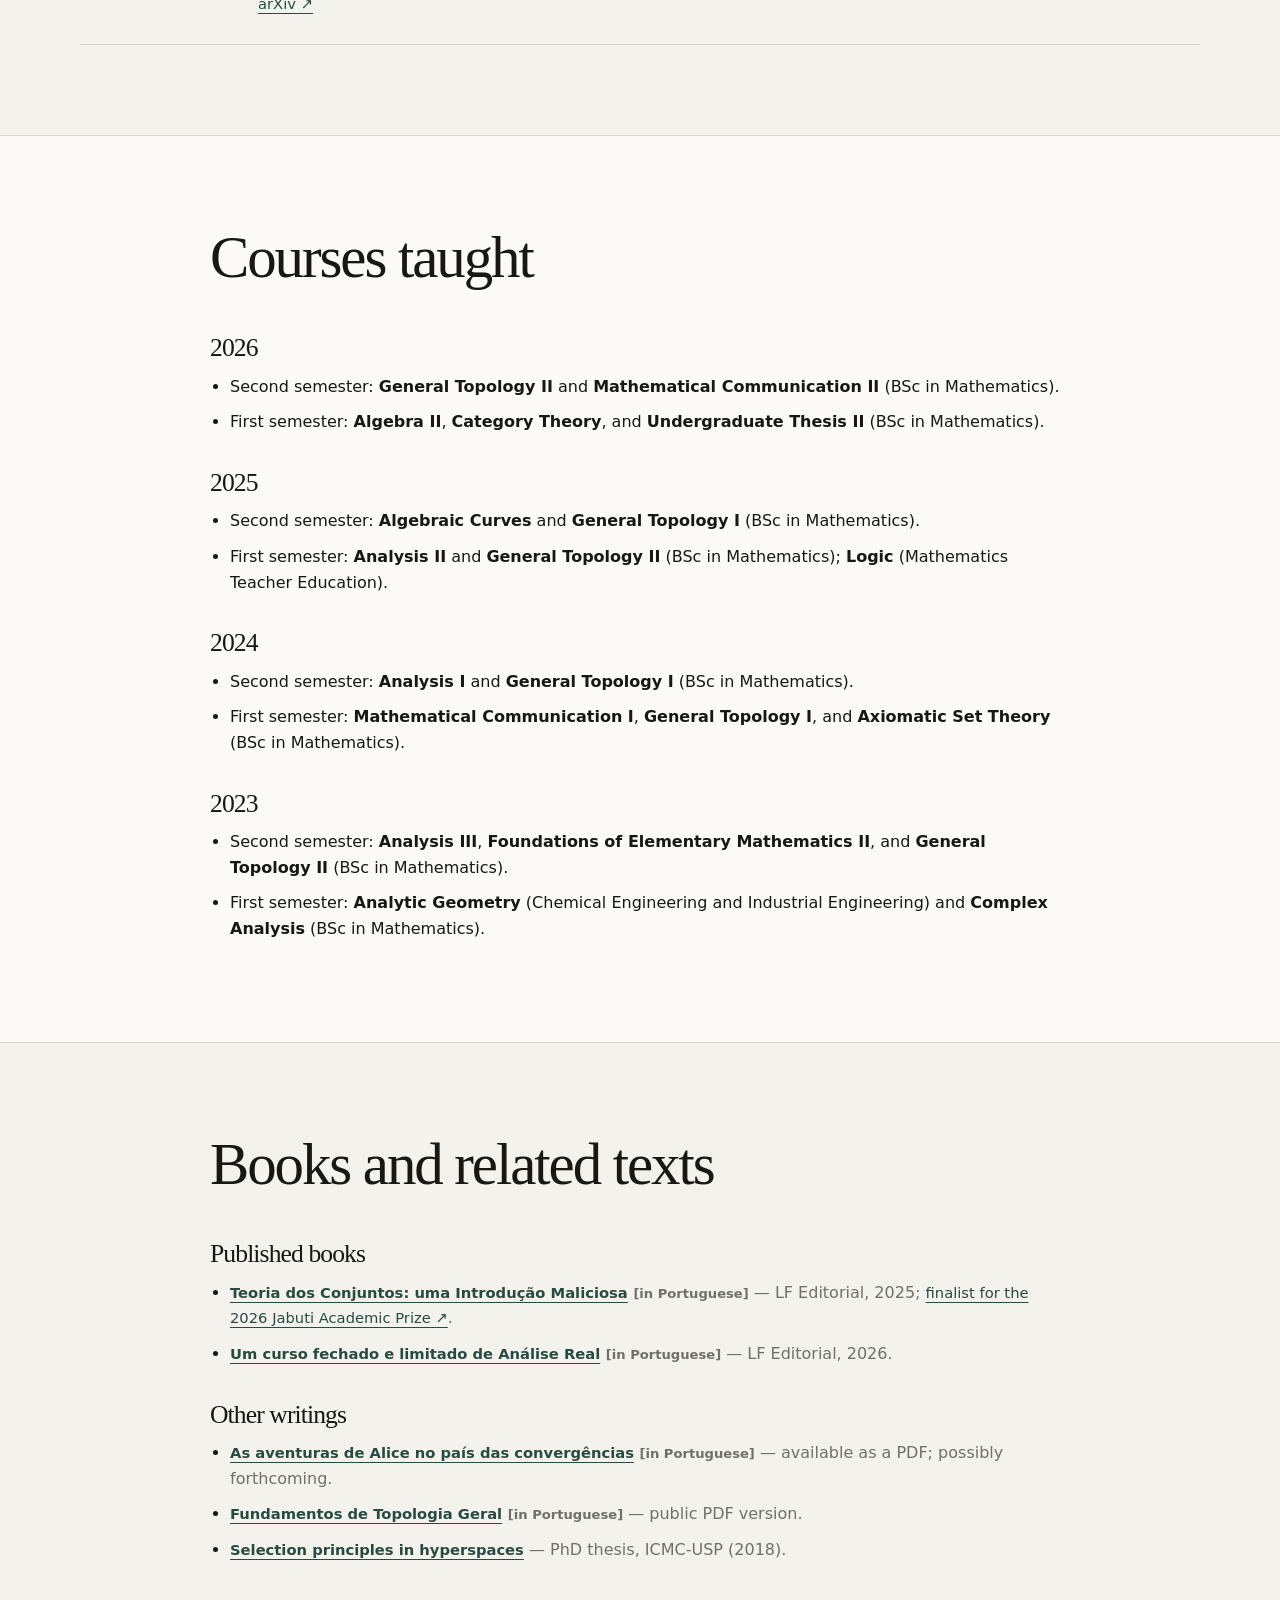
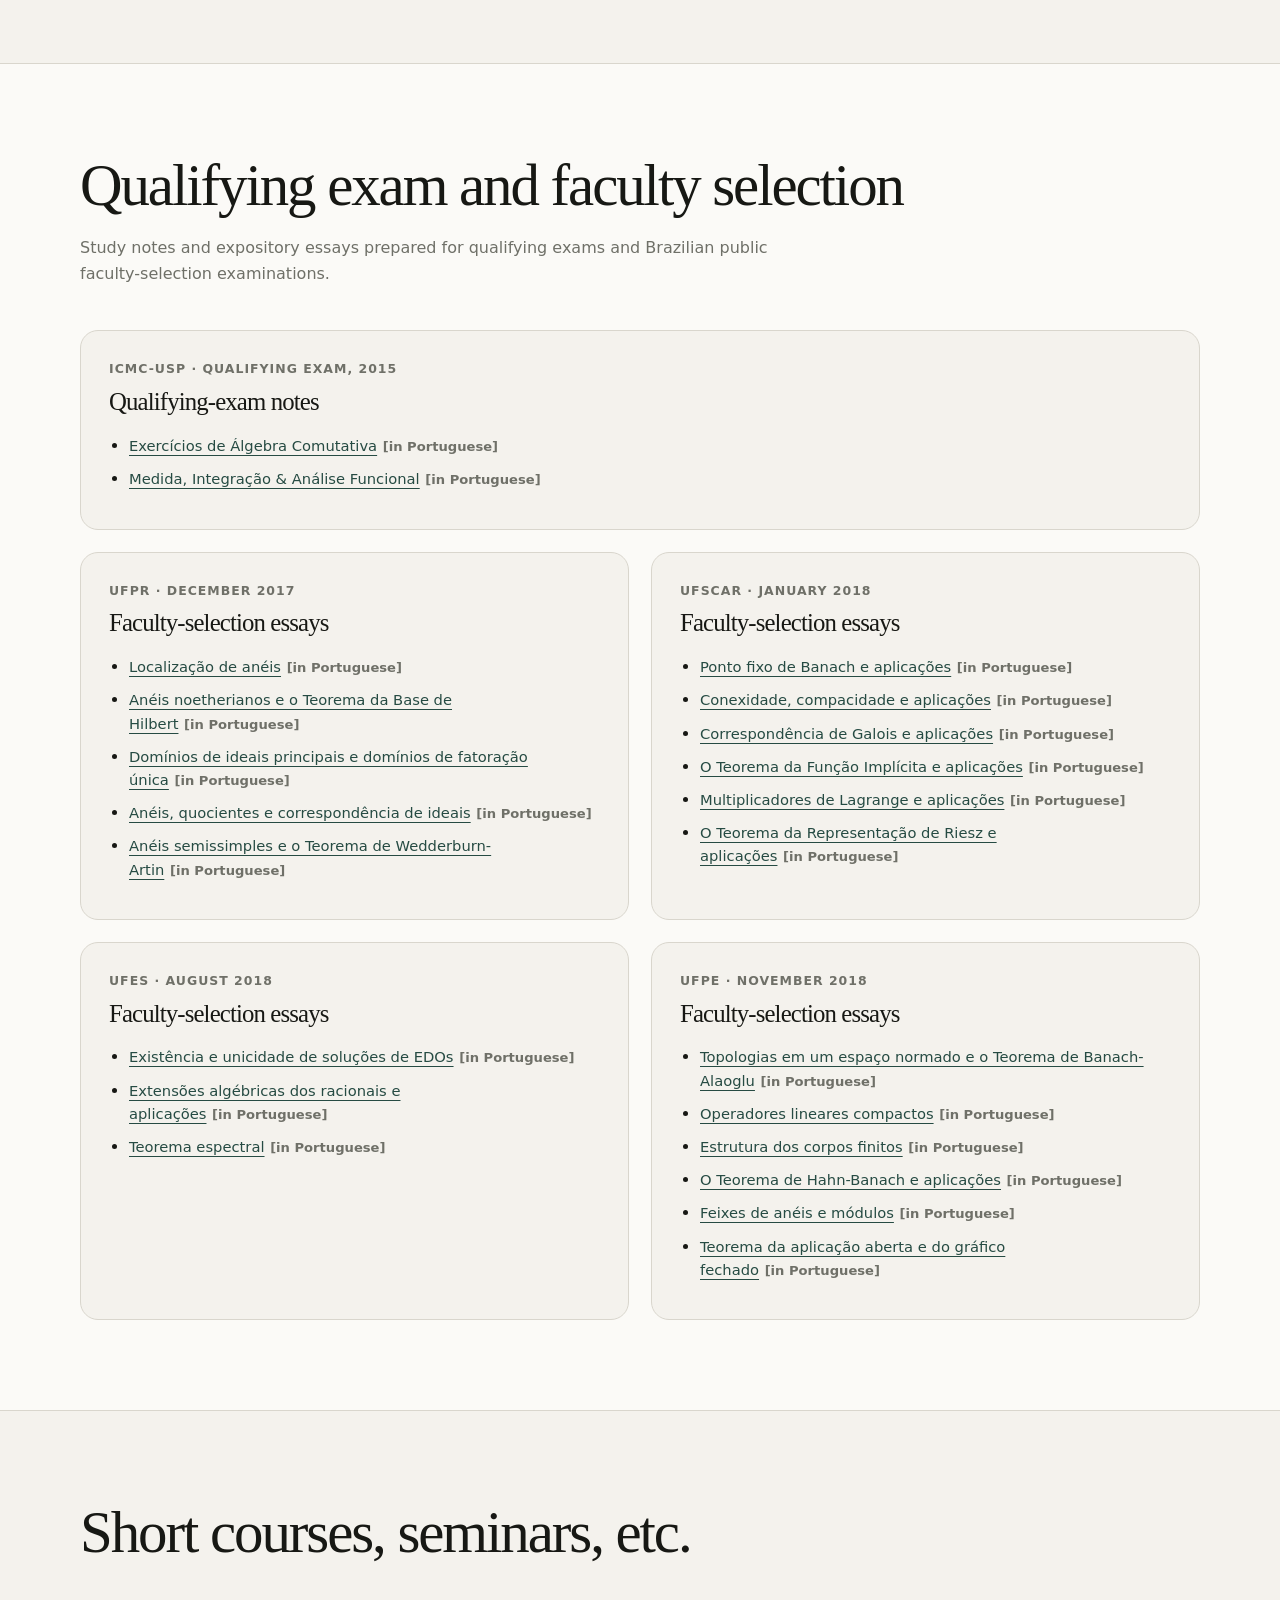
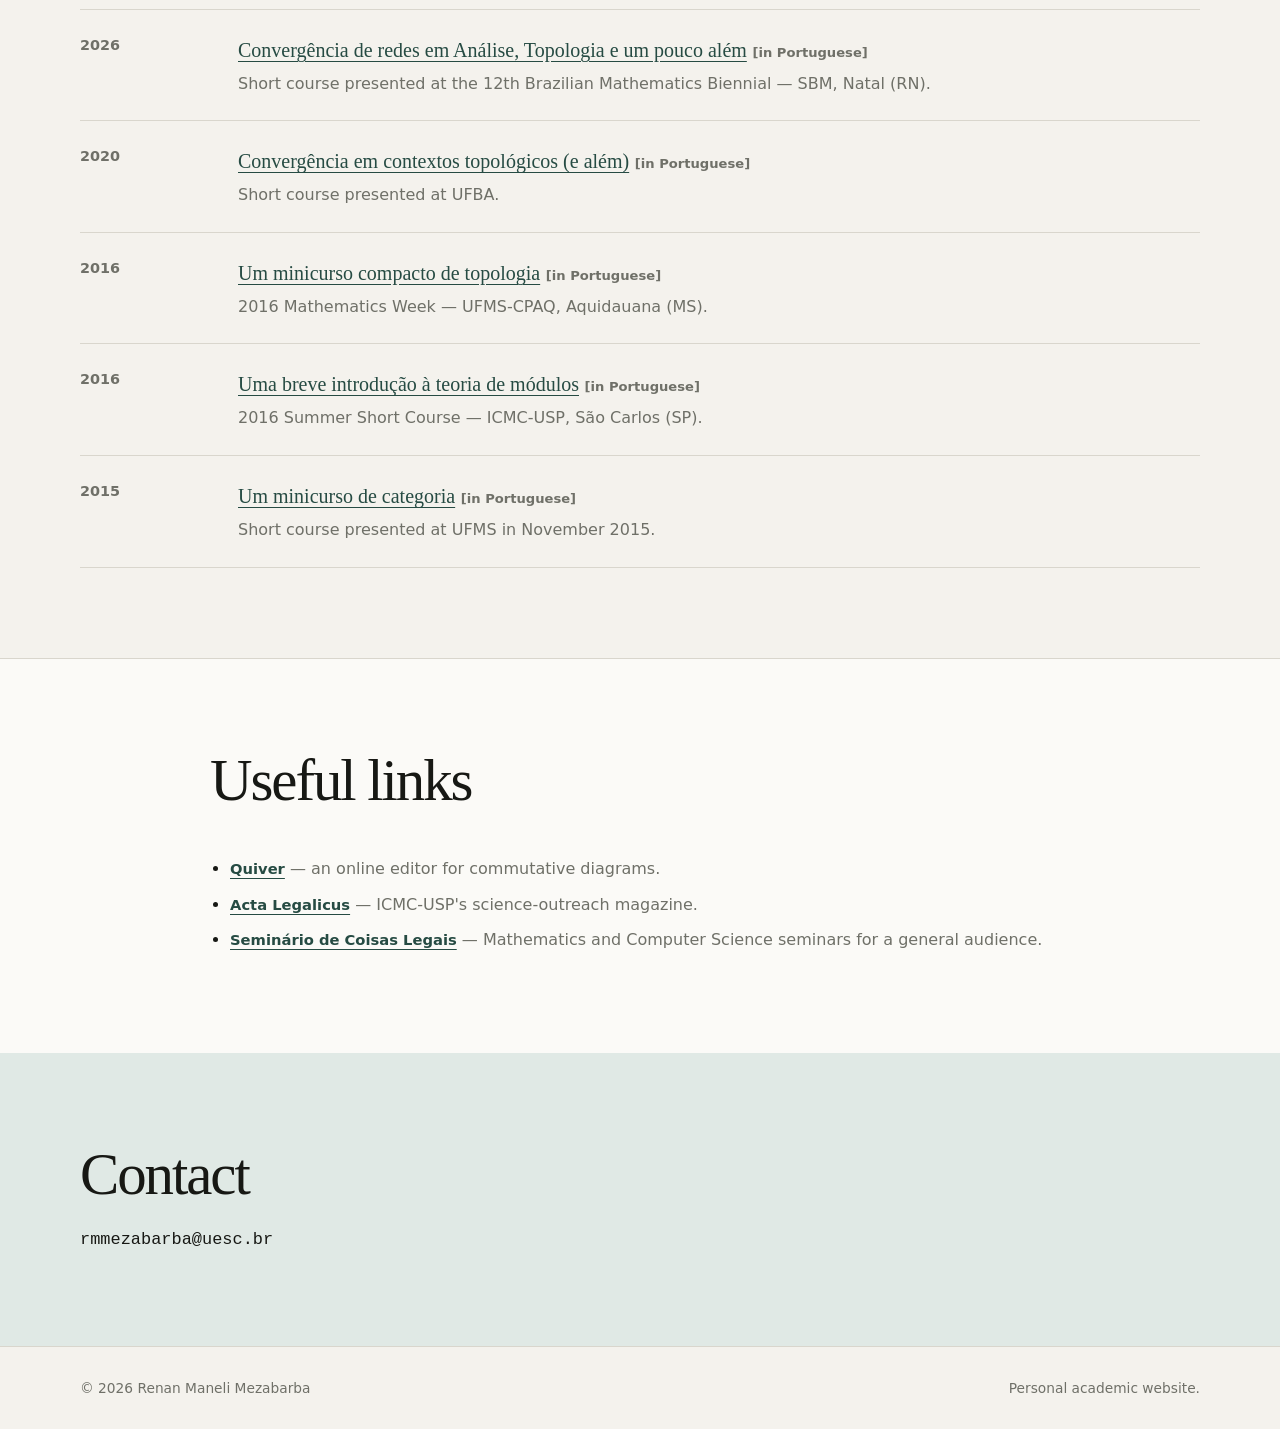
<file: en.html>
<!doctype html>
<html lang="en">
<head>
  <meta charset="utf-8">
  <meta name="viewport" content="width=device-width, initial-scale=1">
  <meta name="description" content="Academic website of Renan Maneli Mezabarba — teaching, research, books, course notes, short courses, and other materials in Mathematics.">
  <title>Renan's (serious) page | Mathematics</title>
  <link rel="alternate" hreflang="pt-BR" href="index.html">
  <link rel="alternate" hreflang="en" href="en.html">
  <link rel="stylesheet" href="styles.css">
  <script src="mobile-menu.js" defer></script>
  <link rel="icon" type="image/svg+xml" href="favicon.svg">
  <link rel="canonical" href="https://mezabarbarm.github.io/en.html">
  <meta property="og:type" content="website">
  <meta property="og:site_name" content="Renan Maneli Mezabarba">
  <meta property="og:locale" content="en_US">
  <meta property="og:title" content="Renan's (serious) page | Mathematics">
  <meta property="og:description" content="Academic website of Renan Maneli Mezabarba — teaching, research, books, course notes, short courses, and other materials in Mathematics.">
  <meta property="og:url" content="https://mezabarbarm.github.io/en.html">
  <meta property="og:image" content="https://mezabarbarm.github.io/renan-foto.jpg">
  <meta property="og:image:alt" content="Photograph of Renan Maneli Mezabarba">
  <meta name="twitter:card" content="summary">
  <meta name="twitter:title" content="Renan's (serious) page | Mathematics">
  <meta name="twitter:description" content="Academic website of Renan Maneli Mezabarba — teaching, research, books, course notes, short courses, and other materials in Mathematics.">
  <meta name="twitter:image" content="https://mezabarbarm.github.io/renan-foto.jpg">
  <meta name="twitter:image:alt" content="Photograph of Renan Maneli Mezabarba">
</head>
<body>
  <a class="skip-link" href="#main-content">Skip to content</a>
  <header class="site-header">
    <div class="container header-inner">
      <a class="brand brand-product" href="en.html#home" aria-label="Go to the home section"><span aria-hidden="true">∏</span></a>
      <div class="header-actions">
        <nav class="nav" aria-label="Main navigation">
          <a href="en.html#research">Research</a>
          <a href="en.html#teaching">Teaching</a>
          <a href="supervised-works.html">Supervision</a>
          <a href="en.html#texts">Texts</a>
          <a href="en.html#qualifying-exams">Qualifying exams</a>
          <a href="en.html#short-courses">Short courses</a>
          <a href="designs.html">Designs</a>
          <a href="en.html#useful-links">Links</a>
          <a href="en.html#contact">Contact</a>
        </nav>
        <details class="mobile-menu">
          <summary aria-label="Open navigation menu">Menu</summary>
          <nav class="mobile-nav" aria-label="Mobile navigation">
            <a href="en.html#research">Research</a>
            <a href="en.html#teaching">Teaching</a>
            <a href="supervised-works.html">Supervision</a>
            <a href="en.html#texts">Texts</a>
            <a href="en.html#qualifying-exams">Qualifying exams</a>
            <a href="en.html#short-courses">Short courses</a>
            <a href="designs.html">Designs</a>
            <a href="en.html#useful-links">Links</a>
            <a href="en.html#contact">Contact</a>
          </nav>
        </details>
        <nav class="language-switch" aria-label="Language">
          <a href="index.html" lang="pt-BR" hreflang="pt-BR" aria-label="Versão em português">PT</a>
          <span aria-hidden="true">/</span>
          <span aria-current="page">EN</span>
        </nav>
      </div>
    </div>
  </header>

  <main id="main-content" tabindex="-1">
    <section class="hero" id="home">
      <div class="container hero-grid">
        <div>
          <h1>Renan's (serious)<br>page</h1>
          <p class="intro">
            This page brings together courses I have taught, research papers, books and notes,
            short courses, seminars, and other materials. My main interests lie in General
            Topology and Convergence Theory.
          </p>
          <div class="social-links" aria-label="External links">
            <a href="http://lattes.cnpq.br/6964574819360293" target="_blank" rel="noreferrer">Lattes CV ↗</a>
            <a href="https://www.youtube.com/user/rmmezabarba" target="_blank" rel="noreferrer">YouTube ↗</a>
          </div>
        </div>

        <aside class="profile-card" aria-label="Profile summary">
          <div class="profile-identity">
            <img class="profile-photo" src="renan-foto.jpg" alt="Photograph of Renan Maneli Mezabarba" width="118" height="118">
            <p class="profile-name">Renan Maneli Mezabarba</p>
          </div>
          <div>
            <p class="profile-label">Institution</p>
            <p class="profile-value"><a href="https://www.uesc.br/" target="_blank" rel="noreferrer">Universidade Estadual de Santa Cruz</a> (<a href="https://www.google.com/search?tbm=isch&amp;q=Ilh%C3%A9us+Bahia" target="_blank" rel="noreferrer">Ilhéus-BA</a>)</p>
          </div>
          <div class="profile-rule"></div>
          <div>
            <p class="profile-label">Academic work</p>
            <p class="profile-value">Professor since 2018</p>
            <p class="profile-detail">
              UFMS (2018, temporary lecturer)<br>
              UFES (2019–2023)<br>
              UESC (2023–present)
            </p>
          </div>
          <div class="profile-rule"></div>
          <div>
            <p class="profile-label">Research interests</p>
            <p class="profile-value">General Topology / Convergence Theory</p>
          </div>
        </aside>
      </div>
    </section>

    <section class="section" id="research">
      <div class="container">
        <div class="section-heading">
          <div>
            <p class="eyebrow">Research</p>
            <h2>Recent work</h2>
          </div>
          <a class="text-link" href="research.html">Full list ↗</a>
        </div>

        <div class="publication-list">
          <article class="publication">
            <p class="publication-year">2026</p>
            <div>
              <h3>Primeless proofs of the Menger and Rothberger games</h3>
              <p>Renan Maneli Mezabarba.</p>
              <a href="https://arxiv.org/abs/2609.28780" target="_blank" rel="noopener noreferrer">arXiv ↗</a>
            </div>
          </article>

          <article class="publication">
            <p class="publication-year">2026</p>
            <div>
              <h3>Existence of bases implies the axiom of choice, a foundation-free proof</h3>
              <p>Gabriel Fernandes, Renan Maneli Mezabarba and Vinicius de Oliveira Rodrigues.</p>
              <a href="https://arxiv.org/abs/2609.20140" target="_blank" rel="noopener noreferrer">arXiv ↗</a>
            </div>
          </article>

          <article class="publication">
            <p class="publication-year">2026</p>
            <div>
              <h3>Menger and Rothberger games on convergence spaces</h3>
              <p>Renan Maneli Mezabarba and Rodrigo Santos Monteiro.</p>
              <a href="https://arxiv.org/abs/2608.22600" target="_blank" rel="noreferrer">arXiv ↗</a>
            </div>
          </article>

          <article class="publication">
            <p class="publication-year">2025–2026</p>
            <div>
              <h3>On convergence structures in graphs</h3>
              <p>Paulo S. F. Magalhães Junior, Renan M. Mezabarba, and Rodrigo S. Monteiro.</p>
              <a href="https://arxiv.org/abs/2510.06336" target="_blank" rel="noreferrer">arXiv ↗</a>
            </div>
          </article>

</div>
      </div>
    </section>

    <section class="section alt" id="teaching">
      <div class="container narrow">
        <div class="section-heading section-heading-single">
          <div>
            <h2>Courses taught</h2>
          </div>
        </div>

        <div class="year-block">
          <h3>2026</h3>
          <ul class="bullet-list">
            <li>Second semester: <strong>General Topology II</strong> and <strong>Mathematical Communication II</strong> (BSc in Mathematics).</li>
            <li>First semester: <strong>Algebra II</strong>, <strong>Category Theory</strong>, and <strong>Undergraduate Thesis II</strong> (BSc in Mathematics).</li>
          </ul>
        </div>

        <div class="year-block">
          <h3>2025</h3>
          <ul class="bullet-list">
            <li>Second semester: <strong>Algebraic Curves</strong> and <strong>General Topology I</strong> (BSc in Mathematics).</li>
            <li>First semester: <strong>Analysis II</strong> and <strong>General Topology II</strong> (BSc in Mathematics); <strong>Logic</strong> (Mathematics Teacher Education).</li>
          </ul>
        </div>

        <div class="year-block">
          <h3>2024</h3>
          <ul class="bullet-list">
            <li>Second semester: <strong>Analysis I</strong> and <strong>General Topology I</strong> (BSc in Mathematics).</li>
            <li>First semester: <strong>Mathematical Communication I</strong>, <strong>General Topology I</strong>, and <strong>Axiomatic Set Theory</strong> (BSc in Mathematics).</li>
          </ul>
        </div>

        <div class="year-block">
          <h3>2023</h3>
          <ul class="bullet-list">
            <li>Second semester: <strong>Analysis III</strong>, <strong>Foundations of Elementary Mathematics II</strong>, and <strong>General Topology II</strong> (BSc in Mathematics).</li>
            <li>First semester: <strong>Analytic Geometry</strong> (Chemical Engineering and Industrial Engineering) and <strong>Complex Analysis</strong> (BSc in Mathematics).</li>
          </ul>
        </div>
      </div>
    </section>

    <section class="section" id="texts">
      <div class="container narrow">
        <div class="section-heading section-heading-single">
          <div>
            <h2>Books and related texts</h2>
          </div>
        </div>

        <div class="resource-group">
          <h3>Published books</h3>
          <ul class="resource-list">
            <li>
              <a href="https://lfeditorial.com.br/produto/teoria-dos-conjuntos-uma-introducao-maliciosa-textuniversitarios-26/" target="_blank" rel="noreferrer" lang="pt-BR"><strong>Teoria dos Conjuntos: uma Introdução Maliciosa</strong></a><span class="language-note">[in Portuguese]</span>
              <span> — LF Editorial, 2025; <a href="https://www.premiojabuti.com.br/academico/5-finalistas-academico/?eixo=561a81b4-e678-ee11-8179-002248de66c1&amp;categoria=e016c83b-dd9d-ee11-a569-0022483606e7" target="_blank" rel="noreferrer">finalist for the 2026 Jabuti Academic Prize ↗</a>.</span>
            </li>
            <li>
              <a href="https://lfeditorial.com.br/produto/um-curso-fechado-e-limitado-de-analise-real-textuniversitarios-44/" target="_blank" rel="noopener noreferrer" lang="pt-BR"><strong>Um curso fechado e limitado de Análise Real</strong></a><span class="language-note">[in Portuguese]</span>
              <span> — LF Editorial, 2026.</span>
            </li>
          </ul>
        </div>

        <div class="resource-group">
          <h3>Other writings</h3>
          <ul class="resource-list">
            <li>
              <a href="https://raw.githack.com/mezabarbarm/Fund_Top_Geral/main/AliceBook.pdf" target="_blank" rel="noopener noreferrer" lang="pt-BR"><strong>As aventuras de Alice no país das convergências</strong></a><span class="language-note">[in Portuguese]</span>
              <span> — available as a PDF; possibly forthcoming.</span>
            </li>
            <li>
              <a href="https://cdn.jsdelivr.net/gh/mezabarbarm/Fund_Top_Geral@main/Curso.pdf" target="_blank" rel="noopener noreferrer" lang="pt-BR"><strong>Fundamentos de Topologia Geral</strong></a><span class="language-note">[in Portuguese]</span>
              <span> — public PDF version.</span>
            </li>
            <li>
              <a href="https://teses.usp.br/teses/disponiveis/55/55135/tde-10102018-144937/publico/RenanManeliMezabarba_revisada.pdf" target="_blank" rel="noopener noreferrer"><strong>Selection principles in hyperspaces</strong></a>
              <span> — PhD thesis, ICMC-USP (2018).</span>
            </li>
          </ul>
        </div>
      </div>
    </section>

    <section class="section alt" id="qualifying-exams">
      <div class="container">
        <div class="section-heading section-heading-single">
          <div>
            <h2>Qualifying exam and faculty selection</h2>
            <p class="section-description">Study notes and expository essays prepared for qualifying exams and Brazilian public faculty-selection examinations.</p>
          </div>
        </div>

        <div class="text-card-grid">
          <article class="text-card text-card-wide">
            <p class="text-card-kicker">ICMC-USP · Qualifying exam, 2015</p>
            <h3>Qualifying-exam notes</h3>
            <ul class="resource-list">
              <li><a href="pdfs/quali-concursos/quali-2015-algebra-comutativa.pdf" target="_blank" rel="noopener noreferrer" lang="pt-BR">Exercícios de Álgebra Comutativa</a><span class="language-note">[in Portuguese]</span></li>
              <li><a href="pdfs/quali-concursos/quali-2015-medida-e-analise.pdf" target="_blank" rel="noopener noreferrer" lang="pt-BR">Medida, Integração &amp; Análise Funcional</a><span class="language-note">[in Portuguese]</span></li>
            </ul>
          </article>

          <article class="text-card">
            <p class="text-card-kicker">UFPR · December 2017</p>
            <h3>Faculty-selection essays</h3>
            <ul class="resource-list">
              <li><a href="pdfs/quali-concursos/ufpr-2017-localizacao.pdf" target="_blank" rel="noopener noreferrer" lang="pt-BR">Localização de anéis</a><span class="language-note">[in Portuguese]</span></li>
              <li><a href="pdfs/quali-concursos/ufpr-2017-aneis-modulos-noetherianos.pdf" target="_blank" rel="noopener noreferrer" lang="pt-BR">Anéis noetherianos e o Teorema da Base de Hilbert</a><span class="language-note">[in Portuguese]</span></li>
              <li><a href="pdfs/quali-concursos/ufpr-2017-pid-ufd.pdf" target="_blank" rel="noopener noreferrer" lang="pt-BR">Domínios de ideais principais e domínios de fatoração única</a><span class="language-note">[in Portuguese]</span></li>
              <li><a href="pdfs/quali-concursos/ufpr-2017-aneis-ideais.pdf" target="_blank" rel="noopener noreferrer" lang="pt-BR">Anéis, quocientes e correspondência de ideais</a><span class="language-note">[in Portuguese]</span></li>
              <li><a href="pdfs/quali-concursos/ufpr-2017-wedderburn-artin.pdf" target="_blank" rel="noopener noreferrer" lang="pt-BR">Anéis semissimples e o Teorema de Wedderburn-Artin</a><span class="language-note">[in Portuguese]</span></li>
            </ul>
          </article>

          <article class="text-card">
            <p class="text-card-kicker">UFSCar · January 2018</p>
            <h3>Faculty-selection essays</h3>
            <ul class="resource-list">
              <li><a href="pdfs/quali-concursos/ufscar-2018-ponto-fixo-banach.pdf" target="_blank" rel="noopener noreferrer" lang="pt-BR">Ponto fixo de Banach e aplicações</a><span class="language-note">[in Portuguese]</span></li>
              <li><a href="pdfs/quali-concursos/ufscar-2018-compacidade-conexidade.pdf" target="_blank" rel="noopener noreferrer" lang="pt-BR">Conexidade, compacidade e aplicações</a><span class="language-note">[in Portuguese]</span></li>
              <li><a href="pdfs/quali-concursos/ufscar-2018-correspondencia-galois.pdf" target="_blank" rel="noopener noreferrer" lang="pt-BR">Correspondência de Galois e aplicações</a><span class="language-note">[in Portuguese]</span></li>
              <li><a href="pdfs/quali-concursos/ufscar-2018-funcao-implicita.pdf" target="_blank" rel="noopener noreferrer" lang="pt-BR">O Teorema da Função Implícita e aplicações</a><span class="language-note">[in Portuguese]</span></li>
              <li><a href="pdfs/quali-concursos/ufscar-2018-multiplicadores-lagrange.pdf" target="_blank" rel="noopener noreferrer" lang="pt-BR">Multiplicadores de Lagrange e aplicações</a><span class="language-note">[in Portuguese]</span></li>
              <li><a href="pdfs/quali-concursos/ufscar-2018-representacao-riesz.pdf" target="_blank" rel="noopener noreferrer" lang="pt-BR">O Teorema da Representação de Riesz e aplicações</a><span class="language-note">[in Portuguese]</span></li>
            </ul>
          </article>

          <article class="text-card">
            <p class="text-card-kicker">UFES · August 2018</p>
            <h3>Faculty-selection essays</h3>
            <ul class="resource-list">
              <li><a href="pdfs/quali-concursos/ufes-2018-existencia-solucao-edos.pdf" target="_blank" rel="noopener noreferrer" lang="pt-BR">Existência e unicidade de soluções de EDOs</a><span class="language-note">[in Portuguese]</span></li>
              <li><a href="pdfs/quali-concursos/ufes-2018-extensoes-algebricas-racionais.pdf" target="_blank" rel="noopener noreferrer" lang="pt-BR">Extensões algébricas dos racionais e aplicações</a><span class="language-note">[in Portuguese]</span></li>
              <li><a href="pdfs/quali-concursos/ufes-2018-teorema-espectral.pdf" target="_blank" rel="noopener noreferrer" lang="pt-BR">Teorema espectral</a><span class="language-note">[in Portuguese]</span></li>
            </ul>
          </article>

          <article class="text-card">
            <p class="text-card-kicker">UFPE · November 2018</p>
            <h3>Faculty-selection essays</h3>
            <ul class="resource-list">
              <li><a href="pdfs/quali-concursos/ufpe-2018-banach-alaoglu.pdf" target="_blank" rel="noopener noreferrer" lang="pt-BR">Topologias em um espaço normado e o Teorema de Banach-Alaoglu</a><span class="language-note">[in Portuguese]</span></li>
              <li><a href="pdfs/quali-concursos/ufpe-2018-operadores-lineares-compactos.pdf" target="_blank" rel="noopener noreferrer" lang="pt-BR">Operadores lineares compactos</a><span class="language-note">[in Portuguese]</span></li>
              <li><a href="pdfs/quali-concursos/ufpe-2018-corpos-finitos.pdf" target="_blank" rel="noopener noreferrer" lang="pt-BR">Estrutura dos corpos finitos</a><span class="language-note">[in Portuguese]</span></li>
              <li><a href="pdfs/quali-concursos/ufpe-2018-hahn-banach.pdf" target="_blank" rel="noopener noreferrer" lang="pt-BR">O Teorema de Hahn-Banach e aplicações</a><span class="language-note">[in Portuguese]</span></li>
              <li><a href="pdfs/quali-concursos/ufpe-2018-feixes-aneis-modulos.pdf" target="_blank" rel="noopener noreferrer" lang="pt-BR">Feixes de anéis e módulos</a><span class="language-note">[in Portuguese]</span></li>
              <li><a href="pdfs/quali-concursos/ufpe-2018-aplicacao-aberta-grafico-fechado.pdf" target="_blank" rel="noopener noreferrer" lang="pt-BR">Teorema da aplicação aberta e do gráfico fechado</a><span class="language-note">[in Portuguese]</span></li>
            </ul>
          </article>
        </div>
      </div>
    </section>

    <section class="section" id="short-courses">
      <div class="container">
        <div class="section-heading section-heading-single">
          <div>
            <h2>Short courses, seminars, etc.</h2>
          </div>
        </div>

        <div class="timeline">
          <div class="timeline-item">
            <span>2026</span>
            <div>
              <a href="https://cdn.jsdelivr.net/gh/mezabarbarm/Fund_Top_Geral@main/Bienal2026_corrigido.pdf" target="_blank" rel="noopener noreferrer" lang="pt-BR"><strong>Convergência de redes em Análise, Topologia e um pouco além</strong></a><span class="language-note">[in Portuguese]</span>
              <p>Short course presented at the 12th Brazilian Mathematics Biennial — SBM, Natal (RN).</p>
            </div>
          </div>
          <div class="timeline-item">
            <span>2020</span>
            <div>
              <a href="Provis%C3%B3rio-Sitge/Converg%C3%AAncia_UFBA_2020.pdf" target="_blank" rel="noopener noreferrer" lang="pt-BR"><strong>Convergência em contextos topológicos (e além)</strong></a><span class="language-note">[in Portuguese]</span>
              <p>Short course presented at UFBA.</p>
            </div>
          </div>
          <div class="timeline-item">
            <span>2016</span>
            <div>
              <a href="Provis%C3%B3rio-Sitge/Minicurso%20de%20Topologia%20%28UFMS-2016%29.pdf" target="_blank" rel="noopener noreferrer" lang="pt-BR"><strong>Um minicurso compacto de topologia</strong></a><span class="language-note">[in Portuguese]</span>
              <p>2016 Mathematics Week — UFMS-CPAQ, Aquidauana (MS).</p>
            </div>
          </div>
          <div class="timeline-item">
            <span>2016</span>
            <div>
              <a href="Provis%C3%B3rio-Sitge/M%C3%B3dulos_VeraoICMC2016.pdf" target="_blank" rel="noopener noreferrer" lang="pt-BR"><strong>Uma breve introdução à teoria de módulos</strong></a><span class="language-note">[in Portuguese]</span>
              <p>2016 Summer Short Course — ICMC-USP, São Carlos (SP).</p>
            </div>
          </div>
          <div class="timeline-item">
            <span>2015</span>
            <div>
              <a href="Provis%C3%B3rio-Sitge/Categorias_UFMS_2015.pdf" target="_blank" rel="noopener noreferrer" lang="pt-BR"><strong>Um minicurso de categoria</strong></a><span class="language-note">[in Portuguese]</span>
              <p>Short course presented at UFMS in November 2015.</p>
            </div>
          </div>
        </div>
      </div>
    </section>

    <section class="section alt" id="useful-links">
      <div class="container narrow">
        <div class="section-heading section-heading-single">
          <div>
            <h2>Useful links</h2>
          </div>
        </div>

        <ul class="resource-list">
          <li>
            <a href="https://q.uiver.app/" target="_blank" rel="noopener noreferrer"><strong>Quiver</strong></a>
            <span> — an online editor for commutative diagrams.</span>
          </li>
          <li>
            <a href="https://www.cemeai.icmc.usp.br/actalegalicus/" target="_blank" rel="noopener noreferrer"><strong>Acta Legalicus</strong></a>
            <span> — ICMC-USP's science-outreach magazine.</span>
          </li>
          <li>
            <a href="https://sites.google.com/icmc.usp.br/legal" target="_blank" rel="noopener noreferrer"><strong>Seminário de Coisas Legais</strong></a>
            <span> — Mathematics and Computer Science seminars for a general audience.</span>
          </li>
        </ul>
      </div>
    </section>

    <section class="contact" id="contact">
      <div class="container contact-inner simple-contact">
        <div>
          <h2>Contact</h2>
          <p class="contact-copyable">rmmezabarba@uesc.br</p>
        </div>
      </div>
    </section>
  </main>

  <footer class="footer">
    <div class="container footer-inner">
      <p>© 2026 Renan Maneli Mezabarba</p>
      <p>Personal academic website.</p>
    </div>
  </footer>
</body>
</html>
</file>
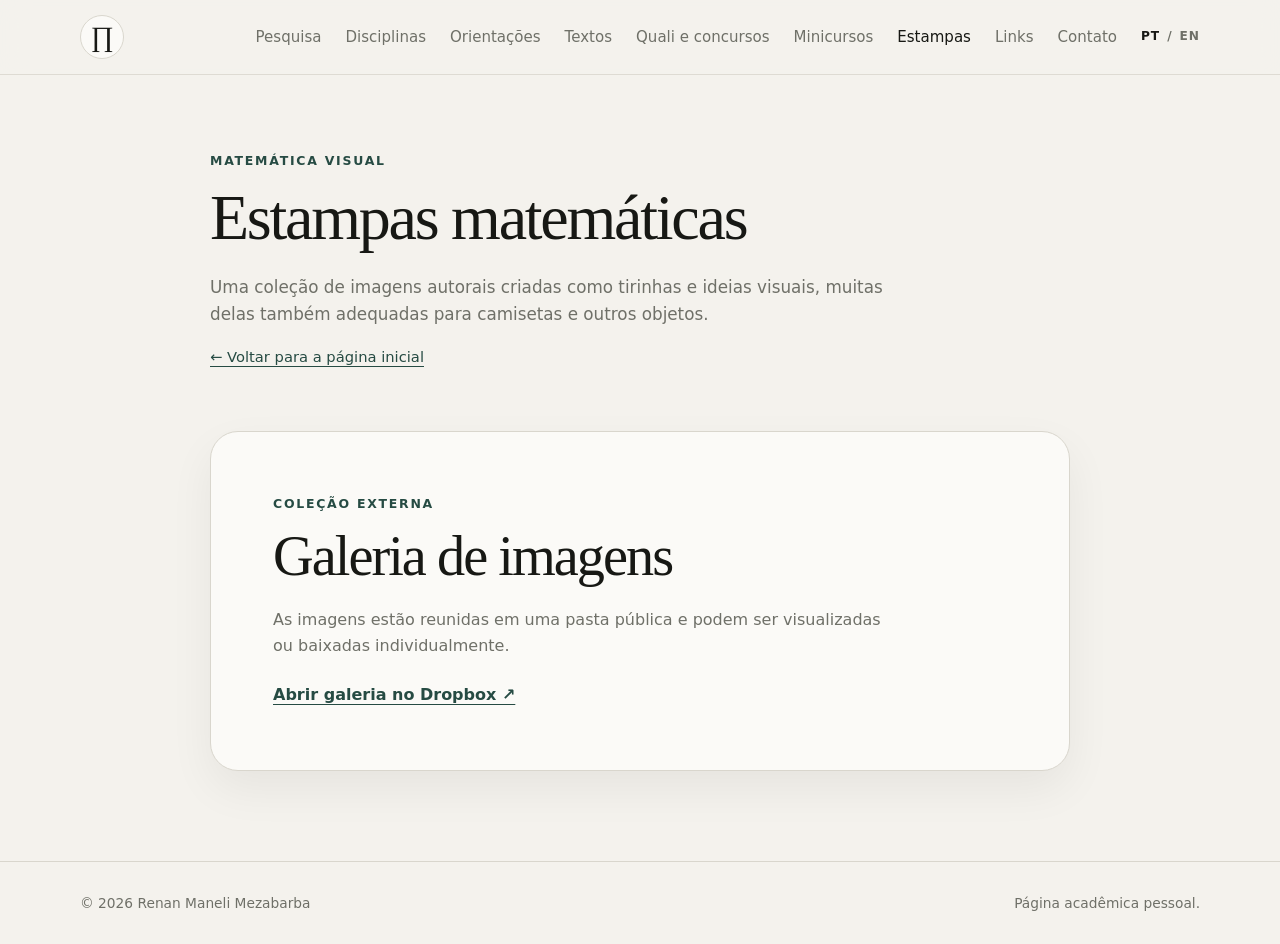
<file: estampas.html>
<!doctype html>
<html lang="pt-BR">
<head>
  <meta charset="utf-8">
  <meta name="viewport" content="width=device-width, initial-scale=1">
  <meta name="description" content="Galeria de imagens matemáticas criadas por Renan Maneli Mezabarba para camisetas, tirinhas e outros usos.">
  <title>Estampas matemáticas | Renan Maneli Mezabarba</title>
  <link rel="alternate" hreflang="pt-BR" href="estampas.html">
  <link rel="alternate" hreflang="en" href="designs.html">
  <link rel="stylesheet" href="styles.css">
  <script src="mobile-menu.js" defer></script>
  <link rel="icon" type="image/svg+xml" href="favicon.svg">
  <link rel="canonical" href="https://mezabarbarm.github.io/estampas.html">
  <meta property="og:type" content="website">
  <meta property="og:site_name" content="Renan Maneli Mezabarba">
  <meta property="og:locale" content="pt_BR">
  <meta property="og:title" content="Estampas matemáticas | Renan Maneli Mezabarba">
  <meta property="og:description" content="Galeria de imagens matemáticas criadas por Renan Maneli Mezabarba para camisetas, tirinhas e outros usos.">
  <meta property="og:url" content="https://mezabarbarm.github.io/estampas.html">
  <meta property="og:image" content="https://mezabarbarm.github.io/renan-foto.jpg">
  <meta property="og:image:alt" content="Foto de Renan Maneli Mezabarba">
  <meta name="twitter:card" content="summary">
  <meta name="twitter:title" content="Estampas matemáticas | Renan Maneli Mezabarba">
  <meta name="twitter:description" content="Galeria de imagens matemáticas criadas por Renan Maneli Mezabarba para camisetas, tirinhas e outros usos.">
  <meta name="twitter:image" content="https://mezabarbarm.github.io/renan-foto.jpg">
  <meta name="twitter:image:alt" content="Foto de Renan Maneli Mezabarba">
</head>
<body>
  <a class="skip-link" href="#main-content">Pular para o conteúdo</a>
  <header class="site-header">
    <div class="container header-inner">
      <a class="brand brand-product" href="index.html" aria-label="Voltar para a página inicial"><span aria-hidden="true">∏</span></a>
      <div class="header-actions">
        <nav class="nav" aria-label="Navegação principal">
          <a href="index.html#pesquisa">Pesquisa</a>
          <a href="index.html#ensino">Disciplinas</a>
          <a href="orientacoes.html">Orientações</a>
          <a href="index.html#materiais">Textos</a>
          <a href="index.html#qualificacao-concursos">Quali e concursos</a>
          <a href="index.html#minicursos">Minicursos</a>
          <a href="estampas.html" aria-current="page">Estampas</a>
          <a href="index.html#links">Links</a>
          <a href="index.html#contato">Contato</a>
        </nav>
        <details class="mobile-menu">
          <summary aria-label="Abrir menu de navegação">Menu</summary>
          <nav class="mobile-nav" aria-label="Navegação móvel">
            <a href="index.html#pesquisa">Pesquisa</a>
            <a href="index.html#ensino">Disciplinas</a>
            <a href="orientacoes.html">Orientações</a>
            <a href="index.html#materiais">Textos</a>
            <a href="index.html#qualificacao-concursos">Quali e concursos</a>
            <a href="index.html#minicursos">Minicursos</a>
            <a href="estampas.html" aria-current="page">Estampas</a>
            <a href="index.html#links">Links</a>
            <a href="index.html#contato">Contato</a>
          </nav>
        </details>
        <nav class="language-switch" aria-label="Idioma">
          <span aria-current="page">PT</span>
          <span aria-hidden="true">/</span>
          <a href="designs.html" lang="en" hreflang="en" aria-label="English version">EN</a>
        </nav>
      </div>
    </div>
  </header>

  <main id="main-content" tabindex="-1">
    <section class="page-intro">
      <div class="container narrow">
        <p class="eyebrow">Matemática visual</p>
        <h1 class="page-title">Estampas matemáticas</h1>
        <p class="intro">Uma coleção de imagens autorais criadas como tirinhas e ideias visuais, muitas delas também adequadas para camisetas e outros objetos.</p>
        <p><a class="text-link" href="index.html">← Voltar para a página inicial</a></p>
      </div>
    </section>

    <section class="section page-section no-border">
      <div class="container narrow">
        <div class="gallery-card">
          <p class="eyebrow">Coleção externa</p>
          <h2>Galeria de imagens</h2>
          <p>As imagens estão reunidas em uma pasta pública e podem ser visualizadas ou baixadas individualmente.</p>
          <a class="gallery-link" href="https://www.dropbox.com/sh/jseoao5sw3xsg1g/AACh_lq6Qwbb_pf5bFdsOE8Ja?dl=0" target="_blank" rel="noopener noreferrer">Abrir galeria no Dropbox ↗</a>
        </div>
      </div>
    </section>
  </main>

  <footer class="footer">
    <div class="container footer-inner">
      <p>© 2026 Renan Maneli Mezabarba</p>
      <p>Página acadêmica pessoal.</p>
    </div>
  </footer>
</body>
</html>
</file>
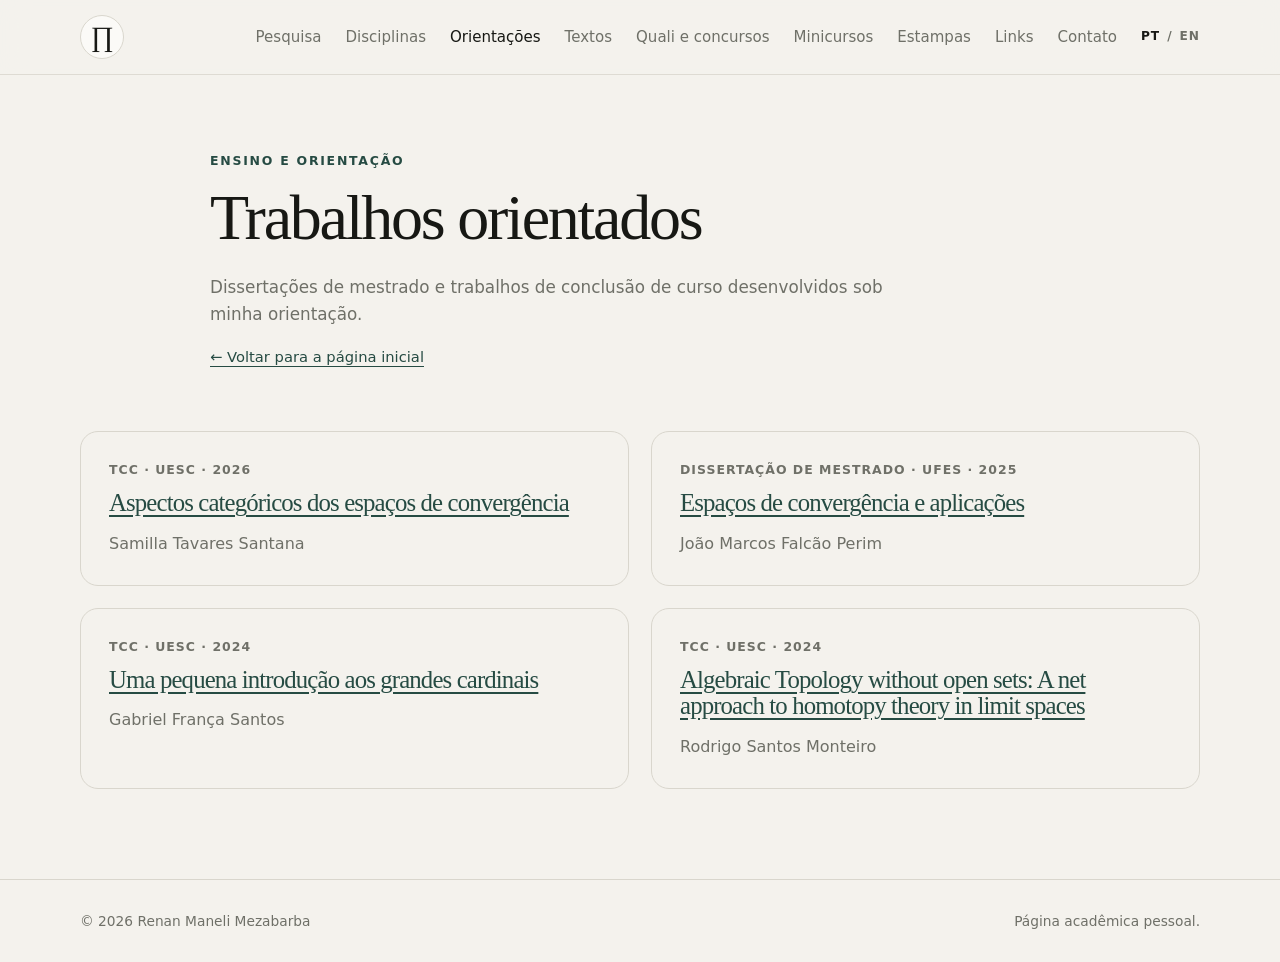
<file: orientacoes.html>
<!doctype html>
<html lang="pt-BR">
<head>
  <meta charset="utf-8">
  <meta name="viewport" content="width=device-width, initial-scale=1">
  <meta name="description" content="Dissertações e trabalhos de conclusão de curso orientados por Renan Maneli Mezabarba.">
  <title>Trabalhos orientados | Renan Maneli Mezabarba</title>
  <link rel="alternate" hreflang="pt-BR" href="orientacoes.html">
  <link rel="alternate" hreflang="en" href="supervised-works.html">
  <link rel="stylesheet" href="styles.css">
  <script src="mobile-menu.js" defer></script>
  <link rel="icon" type="image/svg+xml" href="favicon.svg">
  <link rel="canonical" href="https://mezabarbarm.github.io/orientacoes.html">
  <meta property="og:type" content="website">
  <meta property="og:site_name" content="Renan Maneli Mezabarba">
  <meta property="og:locale" content="pt_BR">
  <meta property="og:title" content="Trabalhos orientados | Renan Maneli Mezabarba">
  <meta property="og:description" content="Dissertações e trabalhos de conclusão de curso orientados por Renan Maneli Mezabarba.">
  <meta property="og:url" content="https://mezabarbarm.github.io/orientacoes.html">
  <meta property="og:image" content="https://mezabarbarm.github.io/renan-foto.jpg">
  <meta property="og:image:alt" content="Foto de Renan Maneli Mezabarba">
  <meta name="twitter:card" content="summary">
  <meta name="twitter:title" content="Trabalhos orientados | Renan Maneli Mezabarba">
  <meta name="twitter:description" content="Dissertações e trabalhos de conclusão de curso orientados por Renan Maneli Mezabarba.">
  <meta name="twitter:image" content="https://mezabarbarm.github.io/renan-foto.jpg">
  <meta name="twitter:image:alt" content="Foto de Renan Maneli Mezabarba">
</head>
<body>
  <a class="skip-link" href="#main-content">Pular para o conteúdo</a>
  <header class="site-header">
    <div class="container header-inner">
      <a class="brand brand-product" href="index.html" aria-label="Voltar para a página inicial"><span aria-hidden="true">∏</span></a>
      <div class="header-actions">
        <nav class="nav" aria-label="Navegação principal">
          <a href="index.html#pesquisa">Pesquisa</a>
          <a href="index.html#ensino">Disciplinas</a>
          <a href="orientacoes.html" aria-current="page">Orientações</a>
          <a href="index.html#materiais">Textos</a>
          <a href="index.html#qualificacao-concursos">Quali e concursos</a>
          <a href="index.html#minicursos">Minicursos</a>
          <a href="estampas.html">Estampas</a>
          <a href="index.html#links">Links</a>
          <a href="index.html#contato">Contato</a>
        </nav>
        <details class="mobile-menu">
          <summary aria-label="Abrir menu de navegação">Menu</summary>
          <nav class="mobile-nav" aria-label="Navegação móvel">
            <a href="index.html#pesquisa">Pesquisa</a>
            <a href="index.html#ensino">Disciplinas</a>
            <a href="orientacoes.html" aria-current="page">Orientações</a>
            <a href="index.html#materiais">Textos</a>
            <a href="index.html#qualificacao-concursos">Quali e concursos</a>
            <a href="index.html#minicursos">Minicursos</a>
            <a href="estampas.html">Estampas</a>
            <a href="index.html#links">Links</a>
            <a href="index.html#contato">Contato</a>
          </nav>
        </details>
        <nav class="language-switch" aria-label="Idioma">
          <span aria-current="page">PT</span>
          <span aria-hidden="true">/</span>
          <a href="supervised-works.html" lang="en" hreflang="en" aria-label="English version">EN</a>
        </nav>
      </div>
    </div>
  </header>

  <main id="main-content" tabindex="-1">
    <section class="page-intro">
      <div class="container narrow">
        <p class="eyebrow">Ensino e orientação</p>
        <h1 class="page-title">Trabalhos orientados</h1>
        <p class="intro">Dissertações de mestrado e trabalhos de conclusão de curso desenvolvidos sob minha orientação.</p>
        <p><a class="text-link" href="index.html#ensino">← Voltar para a página inicial</a></p>
      </div>
    </section>

    <section class="section page-section no-border">
      <div class="container">
        <div class="text-card-grid work-grid">
          <article class="text-card work-card">
            <p class="text-card-kicker">TCC · UESC · 2026</p>
            <h3 lang="pt-BR"><a href="pdfs/orientacoes/samilla-santana-tcc.pdf" target="_blank" rel="noopener noreferrer">Aspectos categóricos dos espaços de convergência</a></h3>
            <p class="work-author">Samilla Tavares Santana</p>
          </article>

          <article class="text-card work-card">
            <p class="text-card-kicker">Dissertação de mestrado · UFES · 2025</p>
            <h3 lang="pt-BR"><a href="pdfs/orientacoes/joao-marcos-perim-dissertacao.pdf" target="_blank" rel="noopener noreferrer">Espaços de convergência e aplicações</a></h3>
            <p class="work-author">João Marcos Falcão Perim</p>
          </article>

          <article class="text-card work-card">
            <p class="text-card-kicker">TCC · UESC · 2024</p>
            <h3 lang="pt-BR"><a href="pdfs/orientacoes/gabriel-franca-tcc.pdf" target="_blank" rel="noopener noreferrer">Uma pequena introdução aos grandes cardinais</a></h3>
            <p class="work-author">Gabriel França Santos</p>
          </article>

          <article class="text-card work-card">
            <p class="text-card-kicker">TCC · UESC · 2024</p>
            <h3 lang="en"><a href="pdfs/orientacoes/rodrigo-monteiro-tcc.pdf" target="_blank" rel="noopener noreferrer">Algebraic Topology without open sets: A net approach to homotopy theory in limit spaces</a></h3>
            <p class="work-author">Rodrigo Santos Monteiro</p>
          </article>
        </div>
      </div>
    </section>
  </main>

  <footer class="footer">
    <div class="container footer-inner">
      <p>© 2026 Renan Maneli Mezabarba</p>
      <p>Página acadêmica pessoal.</p>
    </div>
  </footer>
</body>
</html>
</file>
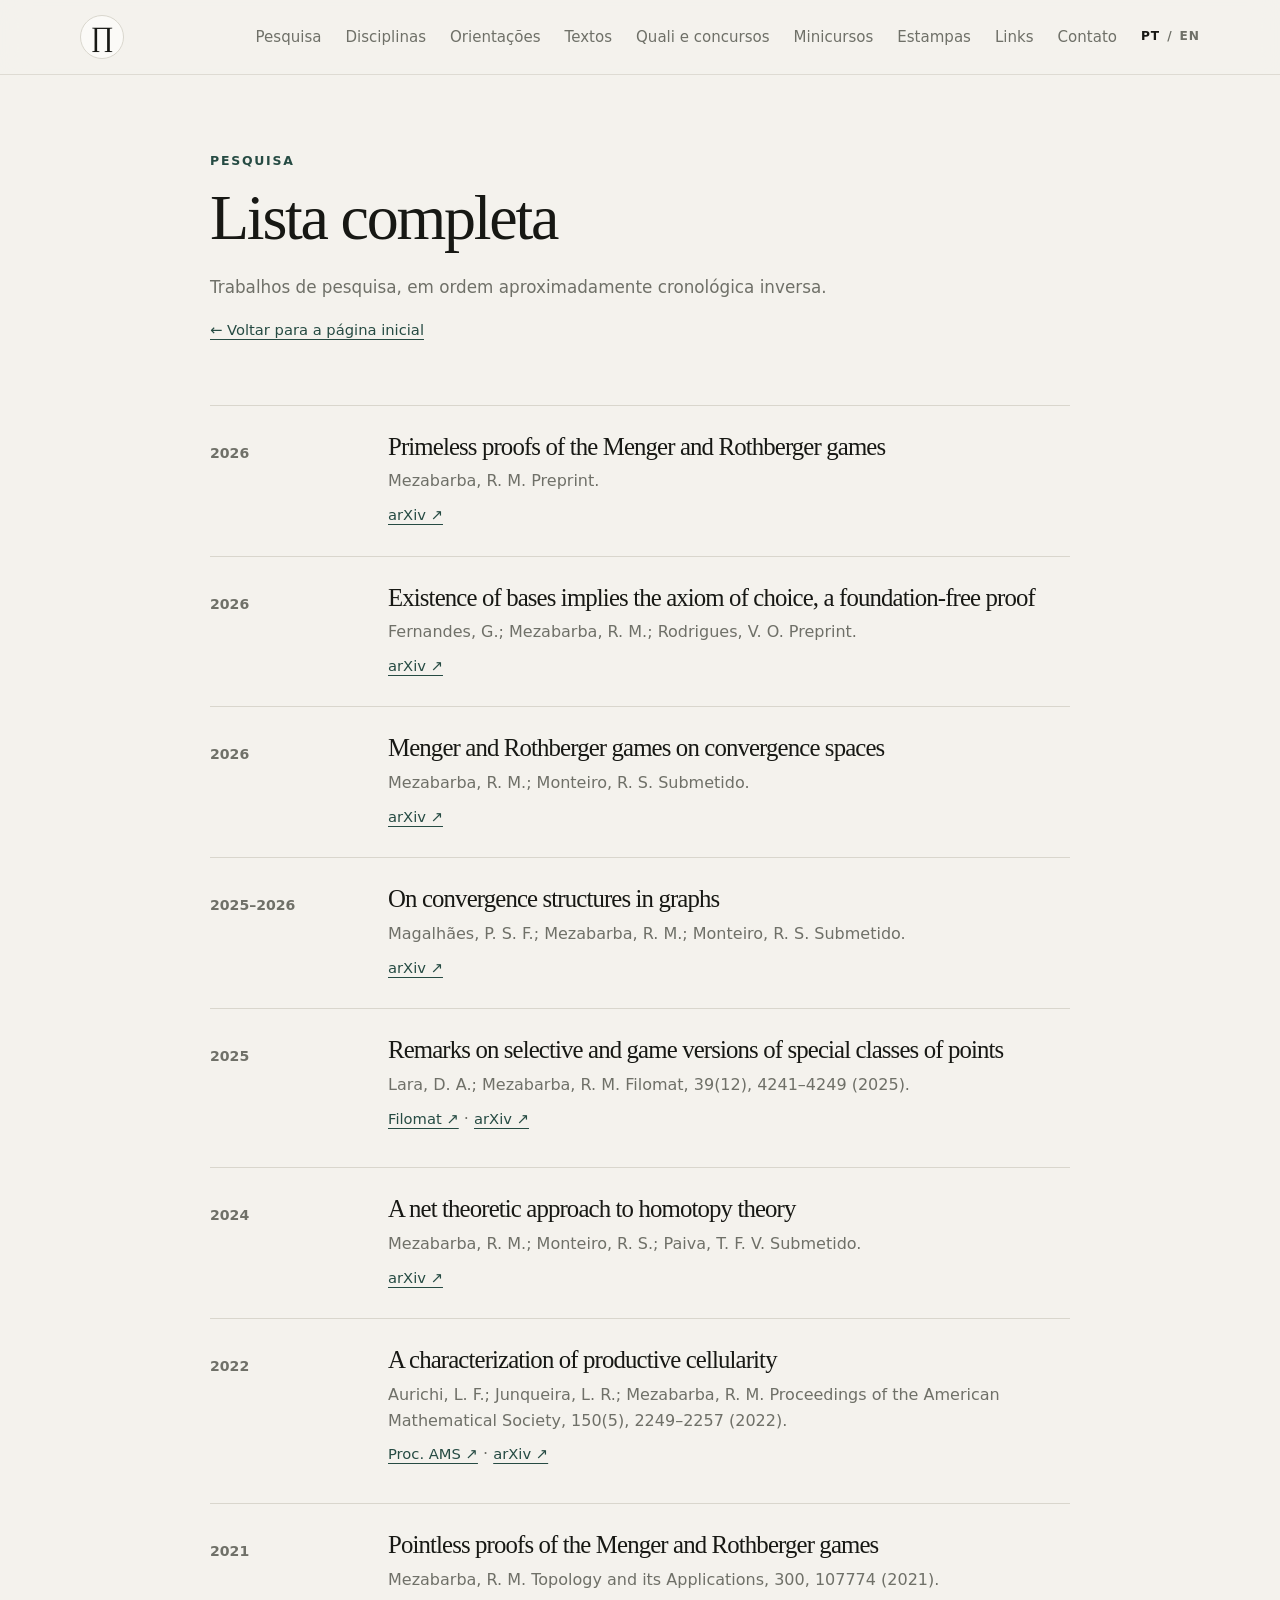
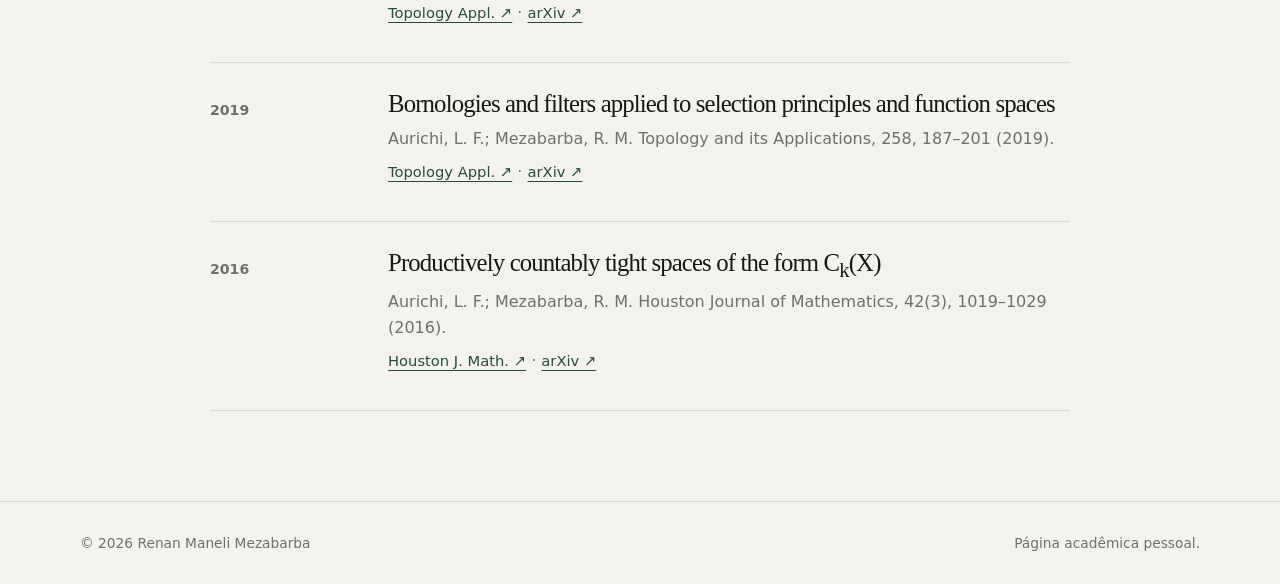
<file: pesquisa.html>
<!doctype html>
<html lang="pt-BR">
<head>
  <meta charset="utf-8">
  <meta name="viewport" content="width=device-width, initial-scale=1">
  <meta name="description" content="Lista de trabalhos de pesquisa de Renan Maneli Mezabarba.">
  <title>Pesquisa | Renan Maneli Mezabarba</title>
  <link rel="alternate" hreflang="pt-BR" href="pesquisa.html">
  <link rel="alternate" hreflang="en" href="research.html">
  <link rel="stylesheet" href="styles.css">
  <script src="mobile-menu.js" defer></script>
  <link rel="icon" type="image/svg+xml" href="favicon.svg">
  <link rel="canonical" href="https://mezabarbarm.github.io/pesquisa.html">
  <meta property="og:type" content="website">
  <meta property="og:site_name" content="Renan Maneli Mezabarba">
  <meta property="og:locale" content="pt_BR">
  <meta property="og:title" content="Pesquisa | Renan Maneli Mezabarba">
  <meta property="og:description" content="Lista de trabalhos de pesquisa de Renan Maneli Mezabarba.">
  <meta property="og:url" content="https://mezabarbarm.github.io/pesquisa.html">
  <meta property="og:image" content="https://mezabarbarm.github.io/renan-foto.jpg">
  <meta property="og:image:alt" content="Foto de Renan Maneli Mezabarba">
  <meta name="twitter:card" content="summary">
  <meta name="twitter:title" content="Pesquisa | Renan Maneli Mezabarba">
  <meta name="twitter:description" content="Lista de trabalhos de pesquisa de Renan Maneli Mezabarba.">
  <meta name="twitter:image" content="https://mezabarbarm.github.io/renan-foto.jpg">
  <meta name="twitter:image:alt" content="Foto de Renan Maneli Mezabarba">
</head>
<body>
  <a class="skip-link" href="#main-content">Pular para o conteúdo</a>
  <header class="site-header">
    <div class="container header-inner">
      <a class="brand brand-product" href="index.html" aria-label="Voltar para a página inicial"><span aria-hidden="true">∏</span></a>
      <div class="header-actions">
        <nav class="nav" aria-label="Navegação principal">
          <a href="index.html#pesquisa">Pesquisa</a>
          <a href="index.html#ensino">Disciplinas</a>
          <a href="orientacoes.html">Orientações</a>
          <a href="index.html#materiais">Textos</a>
          <a href="index.html#qualificacao-concursos">Quali e concursos</a>
          <a href="index.html#minicursos">Minicursos</a>
          <a href="estampas.html">Estampas</a>
          <a href="index.html#links">Links</a>
          <a href="index.html#contato">Contato</a>
        </nav>
        <details class="mobile-menu">
          <summary aria-label="Abrir menu de navegação">Menu</summary>
          <nav class="mobile-nav" aria-label="Navegação móvel">
            <a href="index.html#pesquisa">Pesquisa</a>
            <a href="index.html#ensino">Disciplinas</a>
            <a href="orientacoes.html">Orientações</a>
            <a href="index.html#materiais">Textos</a>
            <a href="index.html#qualificacao-concursos">Quali e concursos</a>
            <a href="index.html#minicursos">Minicursos</a>
            <a href="estampas.html">Estampas</a>
            <a href="index.html#links">Links</a>
            <a href="index.html#contato">Contato</a>
          </nav>
        </details>
        <nav class="language-switch" aria-label="Idioma">
          <span aria-current="page">PT</span>
          <span aria-hidden="true">/</span>
          <a href="research.html" lang="en" hreflang="en" aria-label="English version">EN</a>
        </nav>
      </div>
    </div>
  </header>

  <main id="main-content" tabindex="-1">
    <section class="page-intro">
      <div class="container narrow">
        <p class="eyebrow">Pesquisa</p>
        <h1 class="page-title">Lista completa</h1>
        <p class="intro">Trabalhos de pesquisa, em ordem aproximadamente cronológica inversa.</p>
        <p><a class="text-link" href="index.html#pesquisa">← Voltar para a página inicial</a></p>
      </div>
    </section>

    <section class="section page-section no-border">
      <div class="container narrow">
        <div class="publication-list">
          <article class="publication">
            <p class="publication-year">2026</p>
            <div>
              <h3>Primeless proofs of the Menger and Rothberger games</h3>
              <p>Mezabarba, R. M. Preprint.</p>
              <a href="https://arxiv.org/abs/2609.28780" target="_blank" rel="noopener noreferrer">arXiv ↗</a>
            </div>
          </article>

          <article class="publication">
            <p class="publication-year">2026</p>
            <div>
              <h3>Existence of bases implies the axiom of choice, a foundation-free proof</h3>
              <p>Fernandes, G.; Mezabarba, R. M.; Rodrigues, V. O. Preprint.</p>
              <a href="https://arxiv.org/abs/2609.20140" target="_blank" rel="noopener noreferrer">arXiv ↗</a>
            </div>
          </article>

          <article class="publication">
            <p class="publication-year">2026</p>
            <div>
              <h3>Menger and Rothberger games on convergence spaces</h3>
              <p>Mezabarba, R. M.; Monteiro, R. S. Submetido.</p>
              <a href="https://arxiv.org/abs/2608.22600" target="_blank" rel="noreferrer">arXiv ↗</a>
            </div>
          </article>

          <article class="publication">
            <p class="publication-year">2025–2026</p>
            <div>
              <h3>On convergence structures in graphs</h3>
              <p>Magalhães, P. S. F.; Mezabarba, R. M.; Monteiro, R. S. Submetido.</p>
              <a href="https://arxiv.org/abs/2510.06336" target="_blank" rel="noreferrer">arXiv ↗</a>
            </div>
          </article>

          <article class="publication">
            <p class="publication-year">2025</p>
            <div>
              <h3>Remarks on selective and game versions of special classes of points</h3>
              <p>Lara, D. A.; Mezabarba, R. M. Filomat, 39(12), 4241–4249 (2025).</p>
              <p class="pub-links"><a href="https://doi.org/10.2298/FIL2512241L" target="_blank" rel="noreferrer">Filomat ↗</a> · <a href="https://arxiv.org/abs/2104.02765" target="_blank" rel="noreferrer">arXiv ↗</a></p>
            </div>
          </article>

          <article class="publication">
            <p class="publication-year">2024</p>
            <div>
              <h3>A net theoretic approach to homotopy theory</h3>
              <p>Mezabarba, R. M.; Monteiro, R. S.; Paiva, T. F. V. Submetido.</p>
              <a href="https://arxiv.org/abs/2410.18245" target="_blank" rel="noreferrer">arXiv ↗</a>
            </div>
          </article>

          <article class="publication">
            <p class="publication-year">2022</p>
            <div>
              <h3>A characterization of productive cellularity</h3>
              <p>Aurichi, L. F.; Junqueira, L. R.; Mezabarba, R. M. Proceedings of the American Mathematical Society, 150(5), 2249–2257 (2022).</p>
              <p class="pub-links"><a href="https://doi.org/10.1090/proc/15822" target="_blank" rel="noreferrer">Proc. AMS ↗</a> · <a href="https://arxiv.org/abs/2005.10325" target="_blank" rel="noreferrer">arXiv ↗</a></p>
            </div>
          </article>

          <article class="publication">
            <p class="publication-year">2021</p>
            <div>
              <h3>Pointless proofs of the Menger and Rothberger games</h3>
              <p>Mezabarba, R. M. Topology and its Applications, 300, 107774 (2021).</p>
              <p class="pub-links"><a href="https://doi.org/10.1016/j.topol.2021.107774" target="_blank" rel="noreferrer">Topology Appl. ↗</a> · <a href="https://arxiv.org/abs/2102.12901" target="_blank" rel="noreferrer">arXiv ↗</a></p>
            </div>
          </article>

          <article class="publication">
            <p class="publication-year">2019</p>
            <div>
              <h3>Bornologies and filters applied to selection principles and function spaces</h3>
              <p>Aurichi, L. F.; Mezabarba, R. M. Topology and its Applications, 258, 187–201 (2019).</p>
              <p class="pub-links"><a href="https://doi.org/10.1016/j.topol.2017.12.031" target="_blank" rel="noreferrer">Topology Appl. ↗</a> · <a href="https://arxiv.org/abs/1710.01651" target="_blank" rel="noreferrer">arXiv ↗</a></p>
            </div>
          </article>

          <article class="publication">
            <p class="publication-year">2016</p>
            <div>
              <h3>Productively countably tight spaces of the form C<sub>k</sub>(X)</h3>
              <p>Aurichi, L. F.; Mezabarba, R. M. Houston Journal of Mathematics, 42(3), 1019–1029 (2016).</p>
              <p class="pub-links"><a href="https://www.math.uh.edu/~hjm/restricted/pdf42%283%29/16aurichi.pdf" target="_blank" rel="noreferrer">Houston J. Math. ↗</a> · <a href="https://arxiv.org/abs/1311.2011" target="_blank" rel="noreferrer">arXiv ↗</a></p>
            </div>
          </article>
        </div>
      </div>
    </section>
  </main>

  <footer class="footer">
    <div class="container footer-inner">
      <p>© 2026 Renan Maneli Mezabarba</p>
      <p>Página acadêmica pessoal.</p>
    </div>
  </footer>
</body>
</html>
</file>
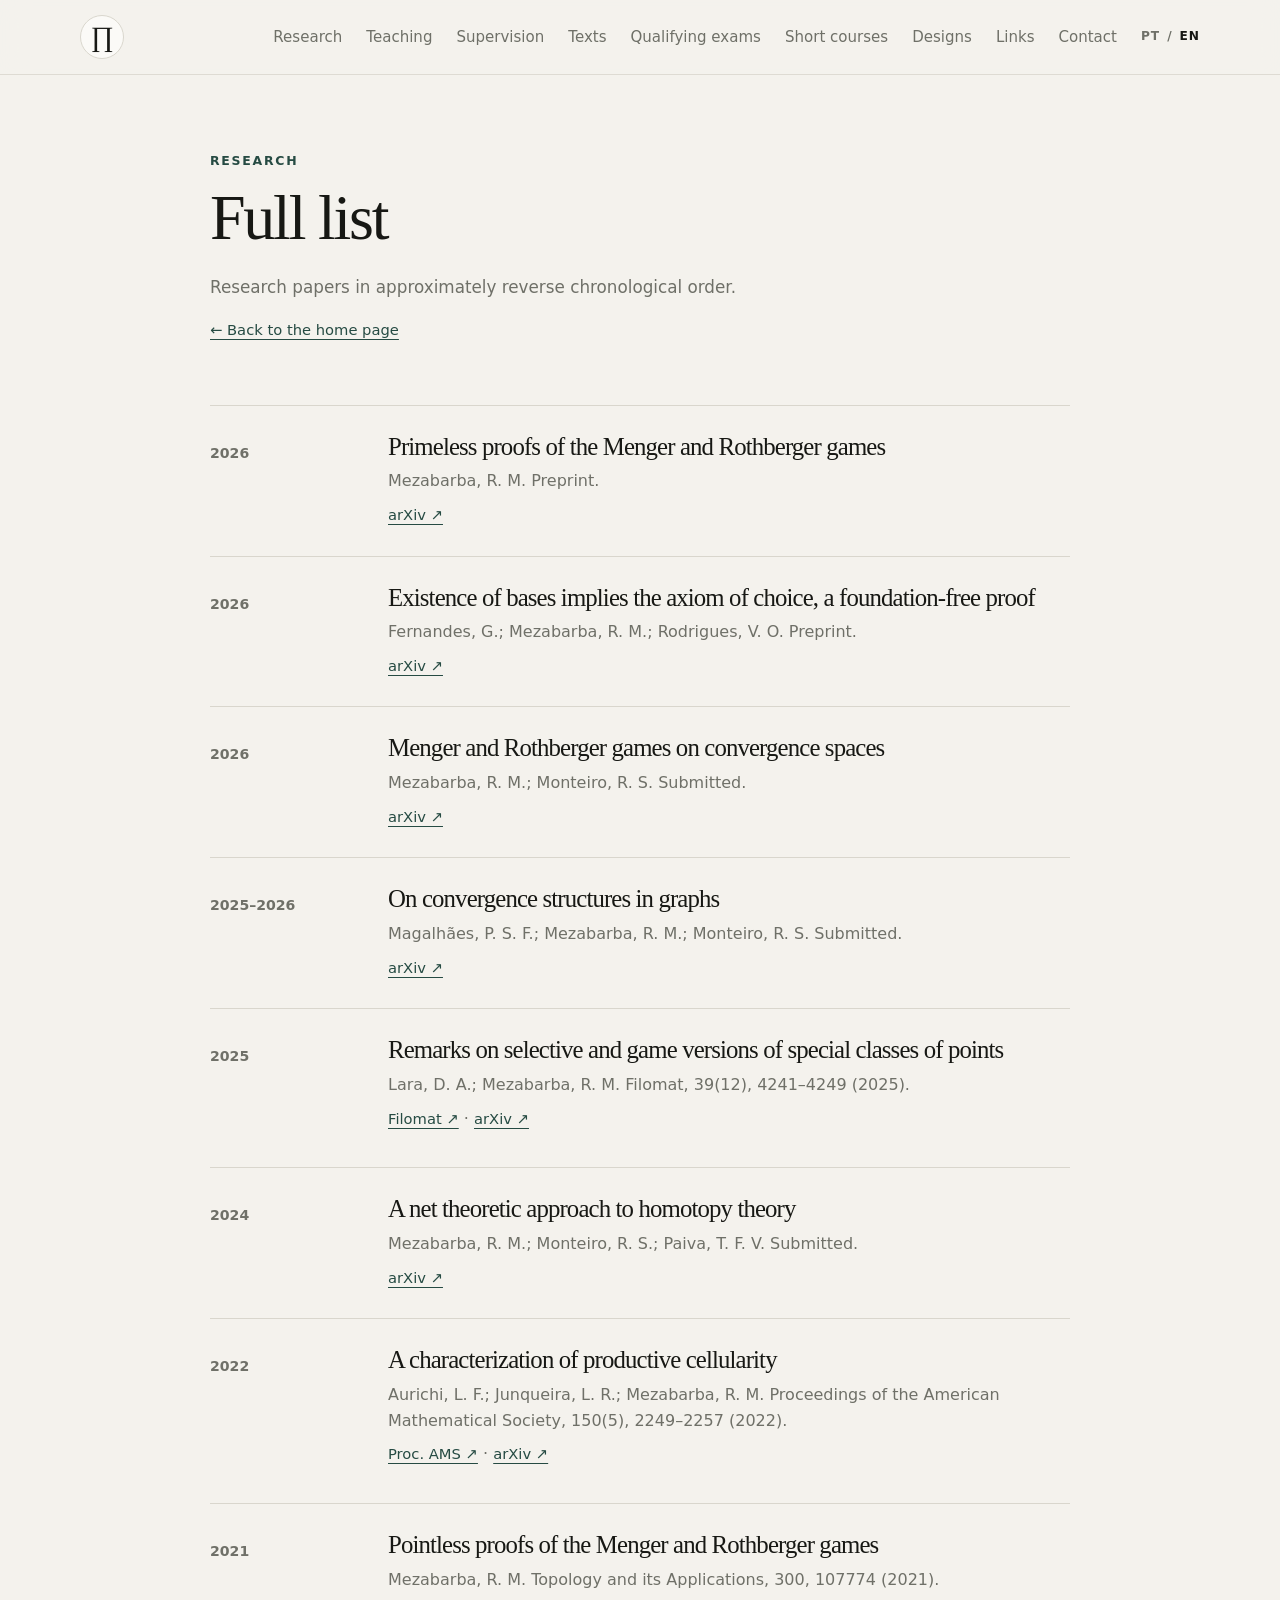
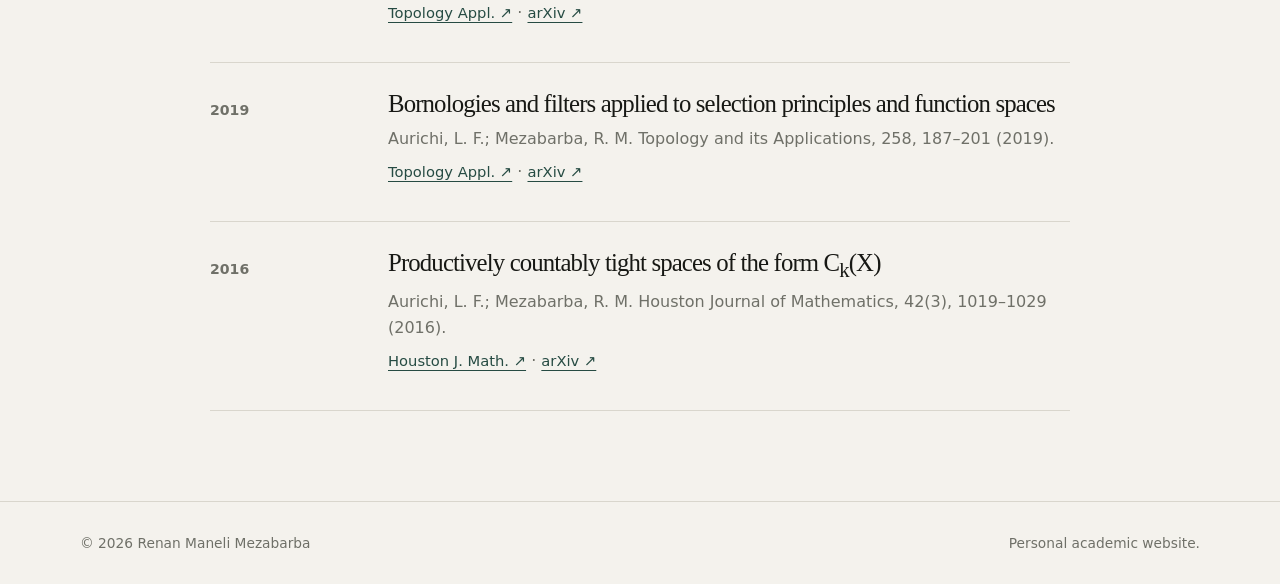
<file: research.html>
<!doctype html>
<html lang="en">
<head>
  <meta charset="utf-8">
  <meta name="viewport" content="width=device-width, initial-scale=1">
  <meta name="description" content="Complete list of research papers by Renan Maneli Mezabarba.">
  <title>Research | Renan Maneli Mezabarba</title>
  <link rel="alternate" hreflang="pt-BR" href="pesquisa.html">
  <link rel="alternate" hreflang="en" href="research.html">
  <link rel="stylesheet" href="styles.css">
  <script src="mobile-menu.js" defer></script>
  <link rel="icon" type="image/svg+xml" href="favicon.svg">
  <link rel="canonical" href="https://mezabarbarm.github.io/research.html">
  <meta property="og:type" content="website">
  <meta property="og:site_name" content="Renan Maneli Mezabarba">
  <meta property="og:locale" content="en_US">
  <meta property="og:title" content="Research | Renan Maneli Mezabarba">
  <meta property="og:description" content="Complete list of research papers by Renan Maneli Mezabarba.">
  <meta property="og:url" content="https://mezabarbarm.github.io/research.html">
  <meta property="og:image" content="https://mezabarbarm.github.io/renan-foto.jpg">
  <meta property="og:image:alt" content="Photograph of Renan Maneli Mezabarba">
  <meta name="twitter:card" content="summary">
  <meta name="twitter:title" content="Research | Renan Maneli Mezabarba">
  <meta name="twitter:description" content="Complete list of research papers by Renan Maneli Mezabarba.">
  <meta name="twitter:image" content="https://mezabarbarm.github.io/renan-foto.jpg">
  <meta name="twitter:image:alt" content="Photograph of Renan Maneli Mezabarba">
</head>
<body>
  <a class="skip-link" href="#main-content">Skip to content</a>
  <header class="site-header">
    <div class="container header-inner">
      <a class="brand brand-product" href="en.html" aria-label="Back to the home page"><span aria-hidden="true">∏</span></a>
      <div class="header-actions">
        <nav class="nav" aria-label="Main navigation">
          <a href="en.html#research">Research</a>
          <a href="en.html#teaching">Teaching</a>
          <a href="supervised-works.html">Supervision</a>
          <a href="en.html#texts">Texts</a>
          <a href="en.html#qualifying-exams">Qualifying exams</a>
          <a href="en.html#short-courses">Short courses</a>
          <a href="designs.html">Designs</a>
          <a href="en.html#useful-links">Links</a>
          <a href="en.html#contact">Contact</a>
        </nav>
        <details class="mobile-menu">
          <summary aria-label="Open navigation menu">Menu</summary>
          <nav class="mobile-nav" aria-label="Mobile navigation">
            <a href="en.html#research">Research</a>
            <a href="en.html#teaching">Teaching</a>
            <a href="supervised-works.html">Supervision</a>
            <a href="en.html#texts">Texts</a>
            <a href="en.html#qualifying-exams">Qualifying exams</a>
            <a href="en.html#short-courses">Short courses</a>
            <a href="designs.html">Designs</a>
            <a href="en.html#useful-links">Links</a>
            <a href="en.html#contact">Contact</a>
          </nav>
        </details>
        <nav class="language-switch" aria-label="Language">
          <a href="pesquisa.html" lang="pt-BR" hreflang="pt-BR" aria-label="Versão em português">PT</a>
          <span aria-hidden="true">/</span>
          <span aria-current="page">EN</span>
        </nav>
      </div>
    </div>
  </header>

  <main id="main-content" tabindex="-1">
    <section class="page-intro">
      <div class="container narrow">
        <p class="eyebrow">Research</p>
        <h1 class="page-title">Full list</h1>
        <p class="intro">Research papers in approximately reverse chronological order.</p>
        <p><a class="text-link" href="en.html#research">← Back to the home page</a></p>
      </div>
    </section>

    <section class="section page-section no-border">
      <div class="container narrow">
        <div class="publication-list">
          <article class="publication">
            <p class="publication-year">2026</p>
            <div>
              <h3>Primeless proofs of the Menger and Rothberger games</h3>
              <p>Mezabarba, R. M. Preprint.</p>
              <a href="https://arxiv.org/abs/2609.28780" target="_blank" rel="noopener noreferrer">arXiv ↗</a>
            </div>
          </article>

          <article class="publication">
            <p class="publication-year">2026</p>
            <div>
              <h3>Existence of bases implies the axiom of choice, a foundation-free proof</h3>
              <p>Fernandes, G.; Mezabarba, R. M.; Rodrigues, V. O. Preprint.</p>
              <a href="https://arxiv.org/abs/2609.20140" target="_blank" rel="noopener noreferrer">arXiv ↗</a>
            </div>
          </article>

          <article class="publication">
            <p class="publication-year">2026</p>
            <div>
              <h3>Menger and Rothberger games on convergence spaces</h3>
              <p>Mezabarba, R. M.; Monteiro, R. S. Submitted.</p>
              <a href="https://arxiv.org/abs/2608.22600" target="_blank" rel="noreferrer">arXiv ↗</a>
            </div>
          </article>

          <article class="publication">
            <p class="publication-year">2025–2026</p>
            <div>
              <h3>On convergence structures in graphs</h3>
              <p>Magalhães, P. S. F.; Mezabarba, R. M.; Monteiro, R. S. Submitted.</p>
              <a href="https://arxiv.org/abs/2510.06336" target="_blank" rel="noreferrer">arXiv ↗</a>
            </div>
          </article>

          <article class="publication">
            <p class="publication-year">2025</p>
            <div>
              <h3>Remarks on selective and game versions of special classes of points</h3>
              <p>Lara, D. A.; Mezabarba, R. M. Filomat, 39(12), 4241–4249 (2025).</p>
              <p class="pub-links"><a href="https://doi.org/10.2298/FIL2512241L" target="_blank" rel="noreferrer">Filomat ↗</a> · <a href="https://arxiv.org/abs/2104.02765" target="_blank" rel="noreferrer">arXiv ↗</a></p>
            </div>
          </article>

          <article class="publication">
            <p class="publication-year">2024</p>
            <div>
              <h3>A net theoretic approach to homotopy theory</h3>
              <p>Mezabarba, R. M.; Monteiro, R. S.; Paiva, T. F. V. Submitted.</p>
              <a href="https://arxiv.org/abs/2410.18245" target="_blank" rel="noreferrer">arXiv ↗</a>
            </div>
          </article>

          <article class="publication">
            <p class="publication-year">2022</p>
            <div>
              <h3>A characterization of productive cellularity</h3>
              <p>Aurichi, L. F.; Junqueira, L. R.; Mezabarba, R. M. Proceedings of the American Mathematical Society, 150(5), 2249–2257 (2022).</p>
              <p class="pub-links"><a href="https://doi.org/10.1090/proc/15822" target="_blank" rel="noreferrer">Proc. AMS ↗</a> · <a href="https://arxiv.org/abs/2005.10325" target="_blank" rel="noreferrer">arXiv ↗</a></p>
            </div>
          </article>

          <article class="publication">
            <p class="publication-year">2021</p>
            <div>
              <h3>Pointless proofs of the Menger and Rothberger games</h3>
              <p>Mezabarba, R. M. Topology and its Applications, 300, 107774 (2021).</p>
              <p class="pub-links"><a href="https://doi.org/10.1016/j.topol.2021.107774" target="_blank" rel="noreferrer">Topology Appl. ↗</a> · <a href="https://arxiv.org/abs/2102.12901" target="_blank" rel="noreferrer">arXiv ↗</a></p>
            </div>
          </article>

          <article class="publication">
            <p class="publication-year">2019</p>
            <div>
              <h3>Bornologies and filters applied to selection principles and function spaces</h3>
              <p>Aurichi, L. F.; Mezabarba, R. M. Topology and its Applications, 258, 187–201 (2019).</p>
              <p class="pub-links"><a href="https://doi.org/10.1016/j.topol.2017.12.031" target="_blank" rel="noreferrer">Topology Appl. ↗</a> · <a href="https://arxiv.org/abs/1710.01651" target="_blank" rel="noreferrer">arXiv ↗</a></p>
            </div>
          </article>

          <article class="publication">
            <p class="publication-year">2016</p>
            <div>
              <h3>Productively countably tight spaces of the form C<sub>k</sub>(X)</h3>
              <p>Aurichi, L. F.; Mezabarba, R. M. Houston Journal of Mathematics, 42(3), 1019–1029 (2016).</p>
              <p class="pub-links"><a href="https://www.math.uh.edu/~hjm/restricted/pdf42%283%29/16aurichi.pdf" target="_blank" rel="noreferrer">Houston J. Math. ↗</a> · <a href="https://arxiv.org/abs/1311.2011" target="_blank" rel="noreferrer">arXiv ↗</a></p>
            </div>
          </article>
        </div>
      </div>
    </section>
  </main>

  <footer class="footer">
    <div class="container footer-inner">
      <p>© 2026 Renan Maneli Mezabarba</p>
      <p>Personal academic website.</p>
    </div>
  </footer>
</body>
</html>
</file>
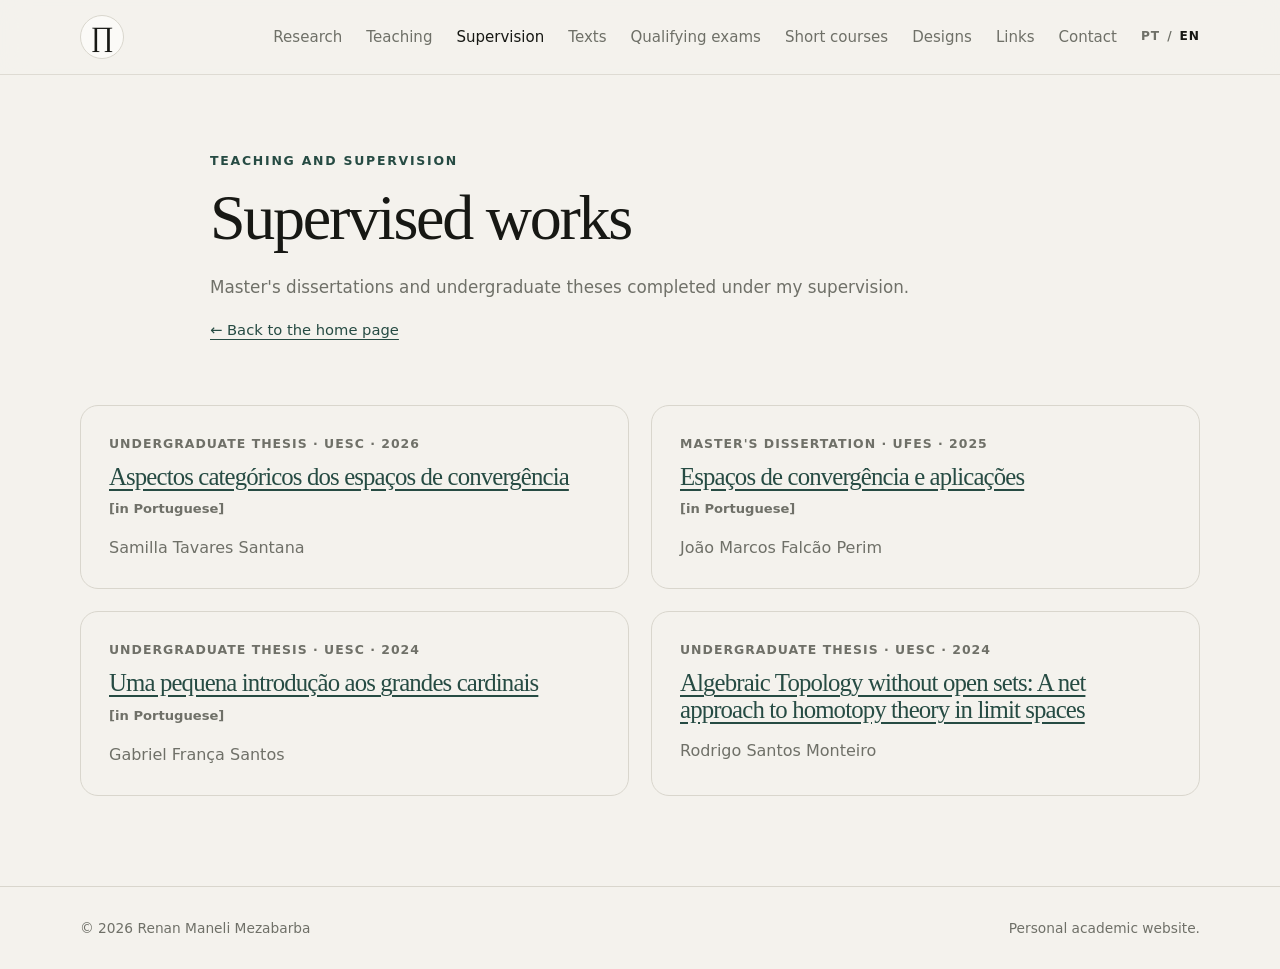
<file: supervised-works.html>
<!doctype html>
<html lang="en">
<head>
  <meta charset="utf-8">
  <meta name="viewport" content="width=device-width, initial-scale=1">
  <meta name="description" content="Master's dissertations and undergraduate theses supervised by Renan Maneli Mezabarba.">
  <title>Supervised works | Renan Maneli Mezabarba</title>
  <link rel="alternate" hreflang="pt-BR" href="orientacoes.html">
  <link rel="alternate" hreflang="en" href="supervised-works.html">
  <link rel="stylesheet" href="styles.css">
  <script src="mobile-menu.js" defer></script>
  <link rel="icon" type="image/svg+xml" href="favicon.svg">
  <link rel="canonical" href="https://mezabarbarm.github.io/supervised-works.html">
  <meta property="og:type" content="website">
  <meta property="og:site_name" content="Renan Maneli Mezabarba">
  <meta property="og:locale" content="en_US">
  <meta property="og:title" content="Supervised works | Renan Maneli Mezabarba">
  <meta property="og:description" content="Master's dissertations and undergraduate theses supervised by Renan Maneli Mezabarba.">
  <meta property="og:url" content="https://mezabarbarm.github.io/supervised-works.html">
  <meta property="og:image" content="https://mezabarbarm.github.io/renan-foto.jpg">
  <meta property="og:image:alt" content="Photograph of Renan Maneli Mezabarba">
  <meta name="twitter:card" content="summary">
  <meta name="twitter:title" content="Supervised works | Renan Maneli Mezabarba">
  <meta name="twitter:description" content="Master's dissertations and undergraduate theses supervised by Renan Maneli Mezabarba.">
  <meta name="twitter:image" content="https://mezabarbarm.github.io/renan-foto.jpg">
  <meta name="twitter:image:alt" content="Photograph of Renan Maneli Mezabarba">
</head>
<body>
  <a class="skip-link" href="#main-content">Skip to content</a>
  <header class="site-header">
    <div class="container header-inner">
      <a class="brand brand-product" href="en.html" aria-label="Back to the home page"><span aria-hidden="true">∏</span></a>
      <div class="header-actions">
        <nav class="nav" aria-label="Main navigation">
          <a href="en.html#research">Research</a>
          <a href="en.html#teaching">Teaching</a>
          <a href="supervised-works.html" aria-current="page">Supervision</a>
          <a href="en.html#texts">Texts</a>
          <a href="en.html#qualifying-exams">Qualifying exams</a>
          <a href="en.html#short-courses">Short courses</a>
          <a href="designs.html">Designs</a>
          <a href="en.html#useful-links">Links</a>
          <a href="en.html#contact">Contact</a>
        </nav>
        <details class="mobile-menu">
          <summary aria-label="Open navigation menu">Menu</summary>
          <nav class="mobile-nav" aria-label="Mobile navigation">
            <a href="en.html#research">Research</a>
            <a href="en.html#teaching">Teaching</a>
            <a href="supervised-works.html" aria-current="page">Supervision</a>
            <a href="en.html#texts">Texts</a>
            <a href="en.html#qualifying-exams">Qualifying exams</a>
            <a href="en.html#short-courses">Short courses</a>
            <a href="designs.html">Designs</a>
            <a href="en.html#useful-links">Links</a>
            <a href="en.html#contact">Contact</a>
          </nav>
        </details>
        <nav class="language-switch" aria-label="Language">
          <a href="orientacoes.html" lang="pt-BR" hreflang="pt-BR" aria-label="Versão em português">PT</a>
          <span aria-hidden="true">/</span>
          <span aria-current="page">EN</span>
        </nav>
      </div>
    </div>
  </header>

  <main id="main-content" tabindex="-1">
    <section class="page-intro">
      <div class="container narrow">
        <p class="eyebrow">Teaching and supervision</p>
        <h1 class="page-title">Supervised works</h1>
        <p class="intro">Master's dissertations and undergraduate theses completed under my supervision.</p>
        <p><a class="text-link" href="en.html#teaching">← Back to the home page</a></p>
      </div>
    </section>

    <section class="section page-section no-border">
      <div class="container">
        <div class="text-card-grid work-grid">
          <article class="text-card work-card">
            <p class="text-card-kicker">Undergraduate thesis · UESC · 2026</p>
            <h3 lang="pt-BR"><a href="pdfs/orientacoes/samilla-santana-tcc.pdf" target="_blank" rel="noopener noreferrer">Aspectos categóricos dos espaços de convergência</a></h3><span class="language-note">[in Portuguese]</span>
            <p class="work-author">Samilla Tavares Santana</p>
          </article>

          <article class="text-card work-card">
            <p class="text-card-kicker">Master's dissertation · UFES · 2025</p>
            <h3 lang="pt-BR"><a href="pdfs/orientacoes/joao-marcos-perim-dissertacao.pdf" target="_blank" rel="noopener noreferrer">Espaços de convergência e aplicações</a></h3><span class="language-note">[in Portuguese]</span>
            <p class="work-author">João Marcos Falcão Perim</p>
          </article>

          <article class="text-card work-card">
            <p class="text-card-kicker">Undergraduate thesis · UESC · 2024</p>
            <h3 lang="pt-BR"><a href="pdfs/orientacoes/gabriel-franca-tcc.pdf" target="_blank" rel="noopener noreferrer">Uma pequena introdução aos grandes cardinais</a></h3><span class="language-note">[in Portuguese]</span>
            <p class="work-author">Gabriel França Santos</p>
          </article>

          <article class="text-card work-card">
            <p class="text-card-kicker">Undergraduate thesis · UESC · 2024</p>
            <h3><a href="pdfs/orientacoes/rodrigo-monteiro-tcc.pdf" target="_blank" rel="noopener noreferrer">Algebraic Topology without open sets: A net approach to homotopy theory in limit spaces</a></h3>
            <p class="work-author">Rodrigo Santos Monteiro</p>
          </article>
        </div>
      </div>
    </section>
  </main>

  <footer class="footer">
    <div class="container footer-inner">
      <p>© 2026 Renan Maneli Mezabarba</p>
      <p>Personal academic website.</p>
    </div>
  </footer>
</body>
</html>
</file>
<file: styles.css>
:root {
  --bg: #f4f2ed;
  --surface: #fbfaf7;
  --ink: #171814;
  --muted: #6f7068;
  --line: #d9d6cd;
  --accent: #264b43;
  --accent-soft: #e0e9e5;
  --max: 1120px;
  --narrow: 860px;
  --radius: 18px;
}

* { box-sizing: border-box; }
html { scroll-behavior: smooth; }
section[id], main[id] { scroll-margin-top: 94px; }
:focus-visible { outline: 3px solid var(--accent); outline-offset: 4px; }
.skip-link {
  position: fixed;
  top: 10px;
  left: 20px;
  z-index: 100;
  padding: 10px 16px;
  border-radius: 8px;
  background: var(--accent);
  color: var(--surface);
  transform: translateY(calc(-100% - 20px));
}
.skip-link:focus { transform: translateY(0); }
body {
  margin: 0;
  background: var(--bg);
  color: var(--ink);
  font-family: Inter, ui-sans-serif, system-ui, -apple-system, BlinkMacSystemFont, "Segoe UI", sans-serif;
  line-height: 1.6;
  -webkit-font-smoothing: antialiased;
}

a { color: inherit; }
.container { width: min(calc(100% - 40px), var(--max)); margin: 0 auto; }
.container.narrow, .narrow { width: min(calc(100% - 40px), var(--narrow)); }

.site-header {
  position: sticky;
  top: 0;
  z-index: 10;
  border-bottom: 1px solid rgba(217, 214, 205, .8);
  background: rgba(244, 242, 237, .92);
  backdrop-filter: blur(14px);
}
.header-inner {
  min-height: 74px;
  display: flex;
  align-items: center;
  justify-content: space-between;
  gap: 28px;
}
.brand {
  text-decoration: none;
}
.brand-product {
  width: 44px;
  height: 44px;
  display: inline-grid;
  place-items: center;
  border: 1px solid var(--line);
  border-radius: 50%;
  background: var(--surface);
  font-family: Georgia, "Times New Roman", serif;
  font-size: 1.75rem;
  line-height: 1;
  color: var(--ink);
}
.brand-product:hover { border-color: var(--muted); }
.header-actions { display: flex; align-items: center; gap: 24px; }
.nav { display: flex; align-items: center; gap: 24px; }
.nav a { text-decoration: none; color: var(--muted); font-size: .94rem; }
.nav a:hover { color: var(--ink); }
.nav a[aria-current="page"] { color: var(--ink); }
.mobile-menu { display: none; position: relative; }
.mobile-menu > summary {
  min-height: 40px;
  display: inline-flex;
  align-items: center;
  gap: 8px;
  padding: 7px 12px;
  border: 1px solid var(--line);
  border-radius: 999px;
  background: var(--surface);
  color: var(--ink);
  cursor: pointer;
  list-style: none;
  font-size: .78rem;
  font-weight: 800;
  letter-spacing: .06em;
}
.mobile-menu > summary::-webkit-details-marker { display: none; }
.mobile-menu > summary::after { content: "+"; font-size: 1rem; line-height: 1; }
.mobile-menu[open] > summary { border-color: var(--muted); background: var(--accent-soft); }
.mobile-menu[open] > summary::after { content: "−"; }
.mobile-menu > summary:focus-visible { outline: 3px solid rgba(38, 75, 67, .24); outline-offset: 3px; }
.mobile-nav {
  position: absolute;
  top: calc(100% + 10px);
  right: 0;
  z-index: 20;
  width: min(280px, calc(100vw - 40px));
  max-height: calc(100vh - 100px);
  max-height: calc(100dvh - 100px);
  overflow-y: auto;
  display: grid;
  gap: 2px;
  padding: 10px;
  border: 1px solid var(--line);
  border-radius: 16px;
  background: var(--surface);
  box-shadow: 0 18px 45px rgba(23, 24, 20, .14);
}
.mobile-nav a {
  padding: 10px 12px;
  border-radius: 10px;
  color: var(--muted);
  text-decoration: none;
  font-size: .94rem;
}
.mobile-nav a:hover,
.mobile-nav a:focus-visible,
.mobile-nav a[aria-current="page"] { background: var(--accent-soft); color: var(--ink); }
.language-switch { display: flex; align-items: center; gap: 7px; white-space: nowrap; }
.language-switch a, .language-switch span {
  font-size: .76rem;
  font-weight: 800;
  letter-spacing: .08em;
  text-decoration: none;
}
.language-switch a, .language-switch span[aria-hidden="true"] { color: var(--muted); }
.language-switch a:hover { color: var(--ink); }

.hero { padding: 94px 0 86px; }
.hero-grid {
  display: grid;
  grid-template-columns: minmax(0, 1.55fr) minmax(280px, .75fr);
  gap: 72px;
  align-items: start;
}
.eyebrow {
  margin: 0 0 12px;
  color: var(--accent);
  font-size: .78rem;
  font-weight: 800;
  letter-spacing: .14em;
  text-transform: uppercase;
}
h1, h2, h3 { line-height: 1.08; letter-spacing: -.035em; }
h1 {
  margin: 0;
  max-width: 780px;
  font-family: Georgia, "Times New Roman", serif;
  font-size: clamp(1.8rem, 3.6vw, 3.5rem);
  font-weight: 500;
}
.page-title { font-size: clamp(2.8rem, 5vw, 4.8rem); }
.intro { max-width: 720px; margin: 22px 0 0; color: var(--muted); font-size: 1.05rem; }
.contact-copyable {
  display: inline-block;
  font-family: ui-monospace, SFMono-Regular, Menlo, Consolas, monospace;
  font-size: 1rem;
  padding: 2px 0;
  user-select: all;
}
.social-links { display: flex; gap: 18px; flex-wrap: wrap; margin-top: 24px; }
.social-links a, .text-link, .resource-list a, .publication a, .pub-links a { color: var(--accent); font-size: .92rem; text-underline-offset: 4px; }
.social-links a:hover, .text-link:hover, .resource-list a:hover, .publication a:hover, .pub-links a:hover { color: var(--ink); }

.profile-card {
  padding: 28px;
  border: 1px solid var(--line);
  border-radius: 28px;
  background: var(--surface);
  box-shadow: 0 18px 45px rgba(23, 24, 20, .06);
}
.profile-photo {
  width: 118px;
  height: 118px;
  margin-bottom: 22px;
  display: block;
  border-radius: 50%;
  object-fit: cover;
  object-position: center;
}
.profile-label { margin: 0; color: var(--muted); font-size: .8rem; text-transform: uppercase; letter-spacing: .08em; }
.profile-identity {
  display: grid;
  grid-template-columns: clamp(80px, 9vw, 118px) minmax(0, 1fr);
  align-items: center;
  gap: 16px;
  margin-bottom: 22px;
}
.profile-identity .profile-photo {
  width: 100%;
  height: auto;
  aspect-ratio: 1;
  margin-bottom: 0;
}
.profile-name {
  margin: 0;
  font-size: 1.0625rem;
  font-weight: 650;
  line-height: 1.4;
  overflow-wrap: anywhere;
}
.profile-value { margin: 4px 0 0; font-weight: 750; }
.profile-detail {
  margin: 8px 0 0;
  color: var(--muted);
  font-size: .92rem;
  line-height: 1.55;
}
.profile-rule { height: 1px; margin: 20px 0; background: var(--line); }

.section { padding: 90px 0; border-top: 1px solid var(--line); }
.section.alt { background: var(--surface); }
.section-heading {
  margin-bottom: 44px;
  display: flex;
  align-items: end;
  justify-content: space-between;
  gap: 24px;
}
.section-heading-single { justify-content: flex-start; }
.section-description { max-width: 700px; margin: 18px 0 0; color: var(--muted); }
h2 {
  margin: 0;
  font-family: Georgia, "Times New Roman", serif;
  font-size: clamp(2.3rem, 4.6vw, 4.2rem);
  font-weight: 500;
}

.publication-list { border-top: 1px solid var(--line); }
.publication {
  display: grid;
  grid-template-columns: 150px 1fr;
  gap: 28px;
  padding: 28px 0;
  border-bottom: 1px solid var(--line);
}
.publication-year { margin: 2px 0 0; color: var(--muted); font-size: .88rem; font-weight: 750; }
.publication h3 { margin: 0; font-family: Georgia, "Times New Roman", serif; font-size: 1.55rem; font-weight: 500; }
.publication p { margin: 8px 0 8px; color: var(--muted); }
.pub-links { margin: 10px 0 0; }

.year-block + .year-block, .resource-group + .resource-group { margin-top: 34px; }
.year-block h3, .resource-group h3 {
  margin: 0 0 12px;
  font-family: Georgia, "Times New Roman", serif;
  font-size: 1.6rem;
  font-weight: 500;
}
.bullet-list, .resource-list {
  margin: 0;
  padding-left: 20px;
}
.bullet-list li, .resource-list li {
  margin: 10px 0;
  color: var(--ink);
}
.resource-list li span { color: var(--muted); }
.section-note { margin: 18px 0 0; color: var(--muted); font-size: .92rem; }
.language-note { margin-left: .35rem; color: var(--muted); font-size: .82em; font-weight: 700; white-space: nowrap; }

.text-card-grid {
  display: grid;
  grid-template-columns: repeat(2, minmax(0, 1fr));
  gap: 22px;
}
.text-card {
  padding: 28px;
  border: 1px solid var(--line);
  border-radius: var(--radius);
  background: var(--bg);
}
.text-card-wide { grid-column: 1 / -1; }
.text-card-kicker {
  margin: 0 0 10px;
  color: var(--muted);
  font-size: .78rem;
  font-weight: 800;
  letter-spacing: .08em;
  text-transform: uppercase;
}
.text-card h3 {
  margin: 0;
  font-family: Georgia, "Times New Roman", serif;
  font-size: 1.55rem;
  font-weight: 500;
}
.text-card .resource-list { margin-top: 18px; }
.text-card .resource-list li { line-height: 1.45; }
.work-card h3 { max-width: 620px; }
.work-card h3 a { color: var(--accent); text-underline-offset: 4px; }
.work-card h3 a:hover { color: var(--ink); }
.work-card .language-note { display: inline-block; margin: 8px 0 0; }
.work-author { margin: 14px 0 0; color: var(--muted); }

.gallery-card {
  padding: clamp(30px, 6vw, 62px);
  border: 1px solid var(--line);
  border-radius: 28px;
  background: var(--surface);
  box-shadow: 0 18px 45px rgba(23, 24, 20, .06);
}
.gallery-card h2 { font-size: clamp(2.2rem, 4.4vw, 3.8rem); }
.gallery-card > p:not(.eyebrow) { max-width: 620px; margin: 20px 0 0; color: var(--muted); }
.gallery-link { display: inline-block; margin-top: 24px; color: var(--accent); font-weight: 750; text-underline-offset: 4px; }
.gallery-link:hover { color: var(--ink); }

.timeline { border-top: 1px solid var(--line); }
.timeline-item {
  display: grid;
  grid-template-columns: 130px 1fr;
  gap: 28px;
  padding: 24px 0;
  border-bottom: 1px solid var(--line);
}
.timeline-item > span { color: var(--muted); font-size: .9rem; font-weight: 750; }
.timeline-item strong { font-family: Georgia, "Times New Roman", serif; font-size: 1.25rem; font-weight: 500; }
.timeline-item a { color: var(--accent); text-underline-offset: 4px; }
.timeline-item a:hover { color: var(--ink); }
.timeline-item p { margin: 5px 0 0; color: var(--muted); }

.contact { padding: 90px 0; background: var(--accent-soft); }
.contact-inner { display: flex; justify-content: space-between; align-items: end; gap: 30px; }
.simple-contact { align-items: flex-start; }
.contact h2 { max-width: 700px; }
.contact-copyable {
  margin: 18px 0 0;
  font-size: 1.06rem;
  color: var(--ink);
}

.page-intro {
  padding: 76px 0 18px;
}
.page-section.no-border { border-top: 0; padding-top: 28px; }

.footer { padding: 30px 0; border-top: 1px solid var(--line); }
.footer-inner { display: flex; justify-content: space-between; gap: 20px; color: var(--muted); font-size: .86rem; }
.footer p { margin: 0; }

@media (prefers-reduced-motion: reduce) {
  html { scroll-behavior: auto; }
}

@media (max-width: 1040px) {
  .nav { display: none; }
  .mobile-menu { display: block; }
  .header-actions { gap: 14px; }
}

@media (max-width: 860px) {
  .hero { padding-top: 68px; }
  .hero-grid { grid-template-columns: 1fr; gap: 48px; }
  .profile-card { max-width: 520px; }
  .section-heading, .contact-inner { align-items: flex-start; flex-direction: column; }
}

@media (max-width: 600px) {
  .container, .container.narrow, .narrow { width: min(calc(100% - 28px), var(--max)); }
  .hero h1 { font-size: clamp(1.55rem, 9vw, 2.4rem); }
  .hero { padding: 52px 0 64px; }
  .section { padding: 68px 0; }
  .text-card-grid { grid-template-columns: 1fr; }
  .text-card-wide { grid-column: auto; }
  .text-card { padding: 22px; }
  .publication, .timeline-item { grid-template-columns: 1fr; gap: 8px; }
  .publication h3 { font-size: 1.35rem; }
  .footer-inner { flex-direction: column; }
}
</file>
